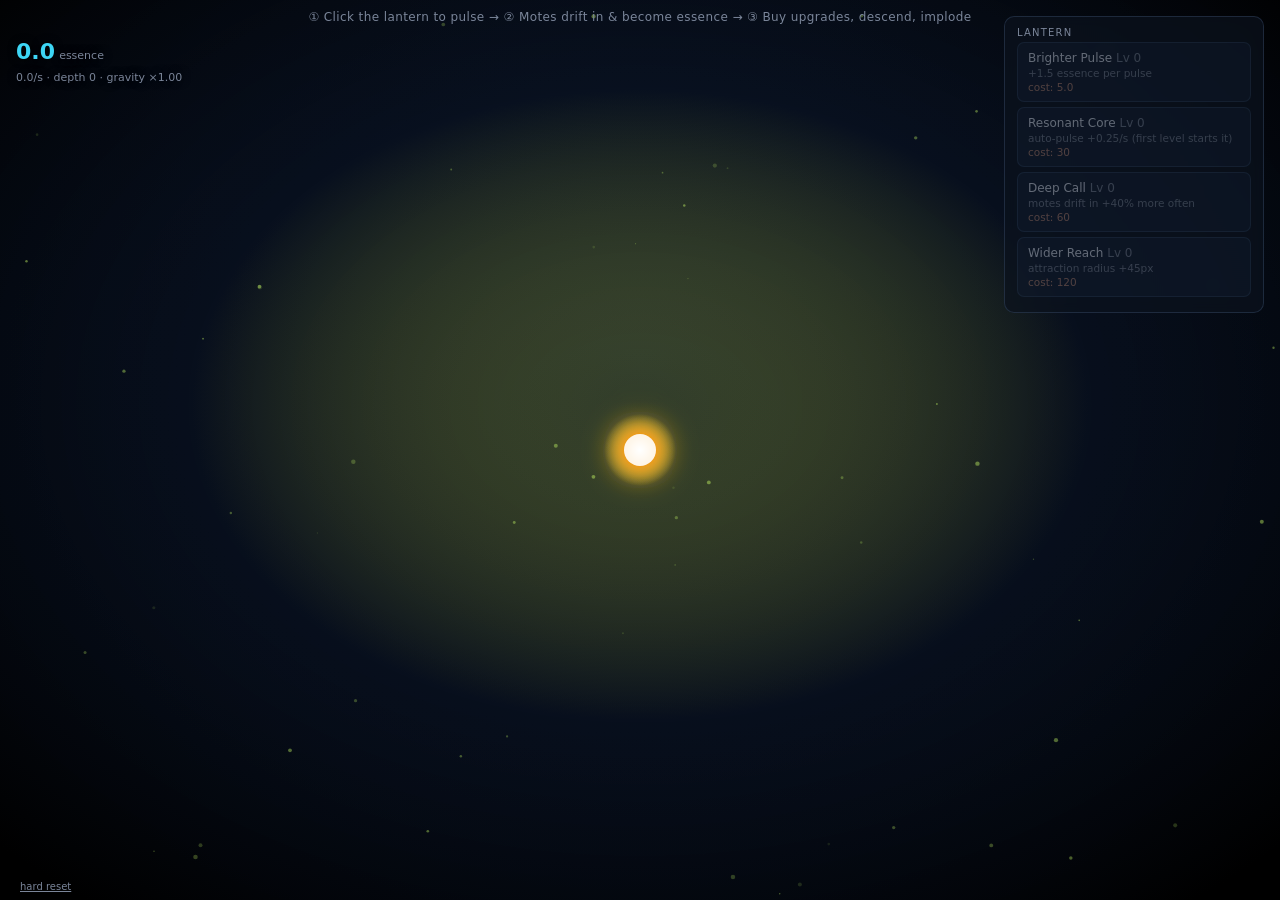
<file: game-001-lantern-abyss/index.html>
<!doctype html>
<html lang="en">
<head>
<meta charset="utf-8">
<title>Lantern Abyss</title>
<style>
  :root {
    --bg: #05080f;
    --fg: #e8f0ff;
    --muted: #7a8599;
    --accent: hsl(190 90% 60%);
    --accent2: hsl(320 80% 65%);
    --panel: rgba(12, 18, 30, 0.72);
    --panel-border: rgba(120, 160, 220, 0.18);
  }
  * { box-sizing: border-box; }
  html, body { height: 100%; margin: 0; }
  body {
    background: radial-gradient(ellipse at 50% 40%, #0b1526 0%, #03060c 70%, #000 100%);
    color: var(--fg);
    font-family: -apple-system, "Segoe UI", system-ui, sans-serif;
    overflow: hidden;
    user-select: none;
    -webkit-user-select: none;
  }
  #header {
    position: fixed; top: 10px; left: 0; right: 0;
    text-align: center;
    font-size: 9pt; color: var(--muted);
    pointer-events: none;
    letter-spacing: 0.4px;
    z-index: 10;
  }
  #stage {
    position: fixed; inset: 0;
    overflow: hidden;
  }
  #stage svg { width: 100%; height: 100%; display: block; }
  #hud {
    position: fixed; top: 34px; left: 16px;
    font-size: 13px; line-height: 1.6;
    z-index: 5;
    pointer-events: none;
    text-shadow: 0 0 8px rgba(0,0,0,0.8);
  }
  #hud .big { font-size: 22px; color: var(--accent); font-weight: 600; }
  #hud .sub { color: var(--muted); font-size: 11px; }
  #panel {
    position: fixed; top: 16px; right: 16px;
    width: 260px;
    background: var(--panel);
    border: 1px solid var(--panel-border);
    border-radius: 10px;
    padding: 10px 12px;
    backdrop-filter: blur(6px);
    -webkit-backdrop-filter: blur(6px);
    z-index: 5;
    max-height: calc(100vh - 32px);
    overflow-y: auto;
    scrollbar-width: thin;
  }
  #panel h2 {
    font-size: 10px; color: var(--muted);
    margin: 10px 0 4px; text-transform: uppercase; letter-spacing: 1.2px;
    font-weight: 500;
  }
  #panel h2:first-child { margin-top: 0; }
  .btn {
    display: block; width: 100%;
    background: rgba(30, 50, 80, 0.4);
    border: 1px solid rgba(120, 160, 220, 0.22);
    color: var(--fg);
    padding: 8px 10px;
    border-radius: 7px;
    font: inherit; font-size: 12px;
    text-align: left;
    cursor: pointer;
    margin-bottom: 5px;
    transition: background 0.15s, transform 0.08s, border-color 0.15s;
  }
  .btn:hover:not(:disabled) {
    background: rgba(60, 100, 160, 0.5);
    border-color: var(--accent);
  }
  .btn:active:not(:disabled) { transform: scale(0.98); }
  .btn:disabled { opacity: 0.4; cursor: not-allowed; }
  .btn .name { display: block; font-weight: 500; }
  .btn .desc { display: block; color: var(--muted); font-size: 10.5px; margin-top: 2px; }
  .btn .cost { display: block; color: var(--accent); font-size: 10.5px; margin-top: 2px; }
  .btn.afford .cost { color: var(--accent); }
  .btn:not(.afford) .cost { color: #b87; }
  #toast {
    position: fixed; top: 50%; left: 50%;
    transform: translate(-50%, -50%);
    font-size: 28px; color: var(--accent);
    text-shadow: 0 0 20px var(--accent);
    pointer-events: none;
    opacity: 0;
    transition: opacity 0.3s;
    z-index: 20;
    font-weight: 300;
    letter-spacing: 2px;
  }
  #toast.show { opacity: 1; }
  .popup {
    position: absolute; pointer-events: none;
    color: var(--accent); font-size: 13px; font-weight: 500;
    text-shadow: 0 0 6px var(--accent);
    animation: pop 0.9s ease-out forwards;
  }
  @keyframes pop {
    0% { opacity: 0; transform: translateY(0) scale(0.8); }
    20% { opacity: 1; transform: translateY(-8px) scale(1.1); }
    100% { opacity: 0; transform: translateY(-40px) scale(1); }
  }
  #footer {
    position: fixed; bottom: 8px; left: 16px;
    color: var(--muted); font-size: 10px; z-index: 5;
  }
  #footer button {
    background: none; border: none; color: var(--muted);
    cursor: pointer; font: inherit; text-decoration: underline;
    padding: 0 4px;
  }
  #footer button:hover { color: var(--fg); }
</style>
</head>
<body>
  <div id="header">① Click the lantern to pulse  →  ② Motes drift in &amp; become essence  →  ③ Buy upgrades, descend, implode</div>

  <div id="stage">
    <svg id="sky" xmlns="http://www.w3.org/2000/svg"></svg>
  </div>

  <div id="hud">
    <div><span class="big" id="essence">0</span> <span class="sub">essence</span></div>
    <div class="sub"><span id="rate">0</span>/s · depth <span id="depth">0</span> · gravity ×<span id="gravity">1.00</span></div>
  </div>

  <div id="panel">
    <h2>Lantern</h2>
    <div id="upgrades"></div>
    <h2 id="orbHdr" style="display:none">Orbitals</h2>
    <div id="orbitals"></div>
    <h2 id="descHdr" style="display:none">Depth</h2>
    <div id="descent"></div>
    <h2 id="impHdr" style="display:none">Implosion</h2>
    <div id="implosion"></div>
  </div>

  <div id="toast"></div>
  <div id="footer">
    <button id="resetBtn">hard reset</button>
  </div>

<script>
"use strict";

/* ===== RNG / identity ===== */
const mulberry32 = (s) => () => {
  s |= 0; s = s + 0x6D2B79F5 | 0;
  let t = Math.imul(s ^ s >>> 15, 1 | s);
  t = t + Math.imul(t ^ t >>> 7, 61 | t) ^ t;
  return ((t ^ t >>> 14) >>> 0) / 4294967296;
};

function rollIdentity(seed) {
  const r = mulberry32(seed);
  return {
    seed,
    hueBase: r() * 360,
    hueScheme: ['analogous','complementary','triadic','tetradic'][Math.floor(r()*4)],
    saturation: 60 + r() * 40,
    lightness: 50 + r() * 20,
    wobble: r() * 4,
    glow: 8 + r() * 12,
    grainAmount: r() * 0.15,
  };
}

function palette(id, n = 5) {
  const { hueBase, hueScheme, saturation, lightness } = id;
  const offsets = {
    analogous:     [-30, -15, 0, 15, 30],
    complementary: [0, 15, 180, 195, 210],
    triadic:       [0, 120, 240, 60, 180],
    tetradic:      [0, 90, 180, 270, 45],
  }[hueScheme];
  return offsets.slice(0, n).map((o, i) => {
    const h = (hueBase + o + 360) % 360;
    const l = lightness + (i - 2) * 6;
    return `hsl(${h} ${saturation}% ${l}%)`;
  });
}

/* ===== State ===== */
const SAVE_KEY = "lantern_abyss_v1";
const defaultState = () => ({
  essence: 0,
  totalEssence: 0,
  depth: 0,
  gravity: 1,
  seed: 1337,
  up: {
    pulsePower: 0,   // +click value
    autoPulse: 0,    // auto pulses/s
    radius: 0,       // attraction radius
    orbital: 0,      // orbital lanterns
    magnet: 0,       // mote spawn rate
  },
  implosions: 0,
  lastTick: Date.now(),
});

let state = load() || defaultState();
let identity = rollIdentity(state.seed);
let colors = palette(identity);

function save() {
  try { localStorage.setItem(SAVE_KEY, JSON.stringify(state)); } catch(e){}
}
function load() {
  try {
    const s = localStorage.getItem(SAVE_KEY);
    if (!s) return null;
    return JSON.parse(s);
  } catch(e){ return null; }
}

/* ===== Derived ===== */
function pulseValue() {
  // base 1, +1 per level, scaled by depth and gravity
  const base = 1 + state.up.pulsePower * 1.5;
  return base * (1 + state.depth * 0.25) * state.gravity;
}
function autoPulseRate() {
  if (state.up.autoPulse <= 0) return 0;
  return 0.5 + state.up.autoPulse * 0.25; // pulses/s
}
function attractionRadius() {
  return 120 + state.up.radius * 45 + state.depth * 10;
}
function moteSpawnRate() {
  // motes/s
  return 0.6 + state.up.magnet * 0.4 + state.depth * 0.15;
}
function orbitalCount() { return state.up.orbital; }

/* ===== Upgrade defs ===== */
const UPGRADES = [
  { key: "pulsePower", name: "Brighter Pulse", desc: "+1.5 essence per pulse",
    base: 5, mult: 1.45 },
  { key: "autoPulse",  name: "Resonant Core",  desc: "auto-pulse +0.25/s (first level starts it)",
    base: 30, mult: 1.6 },
  { key: "magnet",     name: "Deep Call",      desc: "motes drift in +40% more often",
    base: 60, mult: 1.55 },
  { key: "radius",     name: "Wider Reach",    desc: "attraction radius +45px",
    base: 120, mult: 1.7 },
];
const ORBITAL = { key: "orbital", name: "Orbital Lantern", desc: "a satellite lantern that auto-pulses",
    base: 500, mult: 2.2 };

function costOf(u) {
  const lvl = state.up[u.key];
  return Math.floor(u.base * Math.pow(u.mult, lvl));
}
function canAfford(u) { return state.essence >= costOf(u); }

function buy(u) {
  const c = costOf(u);
  if (state.essence < c) return;
  state.essence -= c;
  state.up[u.key]++;
  flashUI();
  save();
  renderPanel();
}

/* ===== Rendering the scene ===== */
const svg = document.getElementById("sky");
const stage = document.getElementById("stage");

let W = window.innerWidth, H = window.innerHeight;
function resize() {
  W = window.innerWidth; H = window.innerHeight;
  svg.setAttribute("viewBox", `0 0 ${W} ${H}`);
  svg.setAttribute("width", W);
  svg.setAttribute("height", H);
  buildStaticScene();
}
window.addEventListener("resize", resize);

// build the backdrop + lantern once, then animate dynamic bits in JS
function buildStaticScene() {
  const pal = colors;
  const cx = W/2, cy = H/2;

  svg.innerHTML = `
    <defs>
      <radialGradient id="bgGrad" cx="50%" cy="45%" r="70%">
        <stop offset="0%" stop-color="${pal[2]}" stop-opacity="0.18"/>
        <stop offset="50%" stop-color="#0a1426" stop-opacity="0.5"/>
        <stop offset="100%" stop-color="#000" stop-opacity="1"/>
      </radialGradient>
      <radialGradient id="orbGrad" cx="50%" cy="50%" r="50%">
        <stop offset="0%" stop-color="white" stop-opacity="1"/>
        <stop offset="40%" stop-color="${pal[0]}" stop-opacity="0.95"/>
        <stop offset="100%" stop-color="${pal[1]}" stop-opacity="0"/>
      </radialGradient>
      <filter id="glow" x="-50%" y="-50%" width="200%" height="200%">
        <feGaussianBlur stdDeviation="${identity.glow}" result="b"/>
        <feMerge><feMergeNode in="b"/><feMergeNode in="SourceGraphic"/></feMerge>
      </filter>
      <filter id="wob" x="-20%" y="-20%" width="140%" height="140%">
        <feTurbulence baseFrequency="0.015" numOctaves="2" seed="${identity.seed % 100}"/>
        <feDisplacementMap in="SourceGraphic" scale="${identity.wobble}"/>
      </filter>
    </defs>
    <rect width="100%" height="100%" fill="url(#bgGrad)"/>
    <g id="parallax"></g>
    <g id="motes"></g>
    <g id="ripples"></g>
    <g id="orbitals"></g>
    <g id="lantern" transform="translate(${cx} ${cy})" style="cursor:pointer">
      <circle r="${36 + state.implosions*2}" fill="url(#orbGrad)" filter="url(#glow)"/>
      <circle id="core" r="${16 + state.implosions*1.2}" fill="white" opacity="0.9"/>
    </g>
  `;

  // parallax dust
  const g = svg.querySelector("#parallax");
  const rng = mulberry32(identity.seed + 7);
  for (let i = 0; i < 60; i++) {
    const x = rng() * W, y = rng() * H;
    const r = 0.5 + rng() * 1.8;
    const op = 0.1 + rng() * 0.4;
    const c = document.createElementNS("http://www.w3.org/2000/svg", "circle");
    c.setAttribute("cx", x); c.setAttribute("cy", y);
    c.setAttribute("r", r);
    c.setAttribute("fill", colors[3]);
    c.setAttribute("opacity", op);
    c.dataset.vy = 0.05 + rng() * 0.15;
    c.dataset.x = x; c.dataset.y = y;
    g.appendChild(c);
  }

  // click target
  const lantern = svg.querySelector("#lantern");
  lantern.addEventListener("pointerdown", (e) => {
    doPulse(W/2, H/2, pulseValue(), true);
  });
}

/* ===== Motes ===== */
const motes = [];
function spawnMote() {
  // spawn on the edge, drift slowly inward-ish
  const edge = Math.floor(Math.random() * 4);
  let x, y;
  if (edge === 0) { x = Math.random()*W; y = -20; }
  else if (edge === 1) { x = W+20; y = Math.random()*H; }
  else if (edge === 2) { x = Math.random()*W; y = H+20; }
  else { x = -20; y = Math.random()*H; }

  const tier = Math.min(3, Math.floor(Math.random() * (1 + state.depth*0.5)));
  const m = {
    x, y,
    vx: (W/2 - x) * 0.0004 + (Math.random()-0.5)*0.3,
    vy: (H/2 - y) * 0.0004 + (Math.random()-0.5)*0.3,
    r: 3 + tier,
    tier,
    value: 1 + tier,
    pulled: false,
    el: null,
  };
  const g = svg.querySelector("#motes");
  const el = document.createElementNS("http://www.w3.org/2000/svg", "circle");
  el.setAttribute("r", m.r);
  el.setAttribute("fill", colors[tier % colors.length]);
  el.setAttribute("filter", "url(#glow)");
  el.setAttribute("opacity", "0.9");
  m.el = el;
  g.appendChild(el);
  motes.push(m);
}

function updateMote(m, dt) {
  const cx = W/2, cy = H/2;
  const dx = cx - m.x, dy = cy - m.y;
  const dist = Math.hypot(dx, dy);

  if (m.pulled || dist < attractionRadius()) {
    m.pulled = true;
    const pull = 0.0015 * (1 + state.up.radius*0.1) * state.gravity;
    m.vx += dx * pull * dt;
    m.vy += dy * pull * dt;
  }
  // friction
  m.vx *= 0.995; m.vy *= 0.995;
  m.x += m.vx * dt;
  m.y += m.vy * dt;

  if (dist < 30 + state.implosions*2) {
    // absorbed
    gainEssence(m.value, m.x, m.y);
    m.el.remove();
    return false;
  }
  m.el.setAttribute("cx", m.x);
  m.el.setAttribute("cy", m.y);
  return true;
}

/* ===== Pulses (ripples) ===== */
function doPulse(cx, cy, value, fromClick) {
  // ripple
  const g = svg.querySelector("#ripples");
  const c = document.createElementNS("http://www.w3.org/2000/svg", "circle");
  c.setAttribute("cx", cx); c.setAttribute("cy", cy);
  c.setAttribute("r", 20);
  c.setAttribute("fill", "none");
  c.setAttribute("stroke", colors[0]);
  c.setAttribute("stroke-width", 2);
  c.setAttribute("opacity", 0.8);
  g.appendChild(c);
  const maxR = attractionRadius();
  const start = performance.now();
  function step(now) {
    const t = (now - start) / 600;
    if (t >= 1) { c.remove(); return; }
    c.setAttribute("r", 20 + t * maxR);
    c.setAttribute("opacity", 0.8 * (1 - t));
    requestAnimationFrame(step);
  }
  requestAnimationFrame(step);

  // pulse: pull all motes within radius
  for (const m of motes) {
    const d = Math.hypot(m.x - cx, m.y - cy);
    if (d < maxR) {
      const k = 0.6 * state.gravity;
      m.vx += (cx - m.x) / d * k;
      m.vy += (cy - m.y) / d * k;
      m.pulled = true;
    }
  }

  // direct essence for clicks
  if (fromClick) {
    gainEssence(value, cx, cy);
    // core flash
    const core = svg.querySelector("#core");
    if (core) {
      core.setAttribute("opacity", "1");
      core.setAttribute("r", 20 + state.implosions*1.2);
      setTimeout(() => {
        core.setAttribute("opacity", "0.9");
        core.setAttribute("r", 16 + state.implosions*1.2);
      }, 90);
    }
  }
}

/* ===== Essence gain & popups ===== */
function gainEssence(v, x, y) {
  state.essence += v;
  state.totalEssence += v;
  if (x != null) spawnPopup(x, y, v);
  updateHUD();
}

function spawnPopup(x, y, v) {
  const el = document.createElement("div");
  el.className = "popup";
  el.style.left = x + "px";
  el.style.top = y + "px";
  el.textContent = "+" + formatNum(v);
  stage.appendChild(el);
  setTimeout(() => el.remove(), 900);
}

function formatNum(n) {
  if (n < 1000) return n.toFixed(n < 10 ? 1 : 0);
  const units = ["","K","M","B","T","Qa","Qi"];
  let i = 0; while (n >= 1000 && i < units.length-1) { n /= 1000; i++; }
  return n.toFixed(2) + units[i];
}

/* ===== Orbital lanterns ===== */
let orbitalPhase = 0;
function renderOrbitals(dt) {
  const g = svg.querySelector("#orbitals");
  const n = orbitalCount();
  orbitalPhase += dt * 0.0006;
  // sync children count
  while (g.children.length < n) {
    const el = document.createElementNS("http://www.w3.org/2000/svg", "circle");
    el.setAttribute("r", 10);
    el.setAttribute("fill", "url(#orbGrad)");
    el.setAttribute("filter", "url(#glow)");
    g.appendChild(el);
  }
  while (g.children.length > n) g.lastChild.remove();

  const cx = W/2, cy = H/2;
  const orbR = 120;
  for (let i = 0; i < n; i++) {
    const a = orbitalPhase + (i/n) * Math.PI * 2;
    const x = cx + Math.cos(a) * orbR;
    const y = cy + Math.sin(a) * orbR;
    g.children[i].setAttribute("cx", x);
    g.children[i].setAttribute("cy", y);
    g.children[i].dataset.x = x;
    g.children[i].dataset.y = y;
  }
}

let orbitalTimers = [];
function tickOrbitals(dt) {
  const n = orbitalCount();
  while (orbitalTimers.length < n) orbitalTimers.push(0);
  orbitalTimers.length = n;
  const cx = W/2, cy = H/2;
  const interval = 1600; // ms between pulses per orbital
  for (let i = 0; i < n; i++) {
    orbitalTimers[i] += dt;
    if (orbitalTimers[i] >= interval) {
      orbitalTimers[i] -= interval;
      const orbEl = svg.querySelector("#orbitals").children[i];
      if (orbEl) {
        const x = +orbEl.dataset.x, y = +orbEl.dataset.y;
        doPulse(x, y, 0, false);
      }
    }
  }
}

/* ===== Descend / Implode ===== */
function descend() {
  const cost = descendCost();
  if (state.essence < cost) return;
  state.essence -= cost;
  state.depth++;
  flashMood("hue");
  showToast("Descending…");
  save();
  renderPanel();
}
function descendCost() {
  return Math.floor(200 * Math.pow(4, state.depth));
}

function implode() {
  const gain = implosionGain();
  if (gain <= 0) return;
  state.gravity *= (1 + gain);
  state.implosions++;
  state.essence = 0;
  state.totalEssence = 0;
  state.depth = 0;
  state.up = { pulsePower: 0, autoPulse: 0, radius: 0, orbital: 0, magnet: 0 };
  state.seed = (Date.now() ^ (state.implosions * 9973)) >>> 0;
  identity = rollIdentity(state.seed);
  colors = palette(identity);
  motes.forEach(m => m.el && m.el.remove());
  motes.length = 0;
  buildStaticScene();
  flashMood("implode");
  showToast("Implosion ×" + state.gravity.toFixed(2));
  save();
  renderPanel();
}
function implosionGain() {
  // earn gravity multiplier when depth >= 3
  if (state.depth < 3) return 0;
  return 0.2 * (state.depth - 2) + state.totalEssence / 50000;
}

/* ===== Mood transitions ===== */
function flashMood(kind) {
  if (kind === "implode") {
    stage.style.transition = "filter 0.2s";
    stage.style.filter = "saturate(3) brightness(1.6)";
    setTimeout(() => {
      stage.style.transition = "filter 0.8s";
      stage.style.filter = "";
    }, 250);
  } else if (kind === "hue") {
    stage.style.transition = "filter 1.6s";
    const deg = 30 + Math.random() * 60;
    stage.style.filter = `hue-rotate(${deg}deg)`;
    setTimeout(() => { stage.style.filter = ""; }, 1800);
  }
}
function flashUI() {
  // subtle pulse on HUD
  const hud = document.getElementById("essence");
  hud.style.transition = "transform 0.05s";
  hud.style.transform = "scale(1.08)";
  setTimeout(() => { hud.style.transform = ""; }, 90);
}

/* ===== Toast ===== */
const toast = document.getElementById("toast");
let toastTimer = null;
function showToast(msg) {
  toast.textContent = msg;
  toast.classList.add("show");
  clearTimeout(toastTimer);
  toastTimer = setTimeout(() => toast.classList.remove("show"), 1400);
}

/* ===== HUD & Panel ===== */
function updateHUD() {
  document.getElementById("essence").textContent = formatNum(state.essence);
  const approxRate = autoPulseRate() * pulseValue() + orbitalCount() * (1/1.6) * 0.5;
  document.getElementById("rate").textContent = formatNum(approxRate);
  document.getElementById("depth").textContent = state.depth;
  document.getElementById("gravity").textContent = state.gravity.toFixed(2);
}

function renderPanel() {
  const upEl = document.getElementById("upgrades");
  upEl.innerHTML = "";
  UPGRADES.forEach(u => {
    upEl.appendChild(makeBtn(u));
  });

  const orbEl = document.getElementById("orbitals");
  const orbHdr = document.getElementById("orbHdr");
  if (state.totalEssence >= 200 || state.up.orbital > 0) {
    orbHdr.style.display = "";
    orbEl.innerHTML = "";
    orbEl.appendChild(makeBtn(ORBITAL));
  } else {
    orbHdr.style.display = "none";
    orbEl.innerHTML = "";
  }

  const descEl = document.getElementById("descent");
  const descHdr = document.getElementById("descHdr");
  if (state.totalEssence >= 150 || state.depth > 0) {
    descHdr.style.display = "";
    const cost = descendCost();
    const aff = state.essence >= cost;
    descEl.innerHTML = `
      <button class="btn ${aff?'afford':''}" id="descBtn" ${aff?'':'disabled'}>
        <span class="name">Descend Deeper</span>
        <span class="desc">new biome · +25% pulse · faster motes</span>
        <span class="cost">cost: ${formatNum(cost)} essence</span>
      </button>`;
    document.getElementById("descBtn").onclick = descend;
  } else {
    descHdr.style.display = "none";
    descEl.innerHTML = "";
  }

  const impEl = document.getElementById("implosion");
  const impHdr = document.getElementById("impHdr");
  const gain = implosionGain();
  if (state.depth >= 3 || state.implosions > 0) {
    impHdr.style.display = "";
    const aff = gain > 0;
    impEl.innerHTML = `
      <button class="btn ${aff?'afford':''}" id="impBtn" ${aff?'':'disabled'}>
        <span class="name">Implode</span>
        <span class="desc">reset · permanent gravity ×(1 + ${(gain).toFixed(2)})</span>
        <span class="cost">${aff?'ready':'reach depth 3'}</span>
      </button>`;
    document.getElementById("impBtn").onclick = implode;
  } else {
    impHdr.style.display = "none";
    impEl.innerHTML = "";
  }
  updateHUD();
}

function makeBtn(u) {
  const cost = costOf(u);
  const aff = state.essence >= cost;
  const b = document.createElement("button");
  b.className = "btn" + (aff ? " afford" : "");
  b.disabled = !aff;
  b.innerHTML = `
    <span class="name">${u.name} <span style="color:var(--muted);font-weight:400">Lv ${state.up[u.key]}</span></span>
    <span class="desc">${u.desc}</span>
    <span class="cost">cost: ${formatNum(cost)}</span>`;
  b.onclick = () => buy(u);
  return b;
}

/* ===== Main loop ===== */
let lastFrame = performance.now();
let spawnAccum = 0;
let autoAccum = 0;

function loop(now) {
  const dt = Math.min(50, now - lastFrame);
  lastFrame = now;

  // spawn motes
  spawnAccum += dt;
  const interval = 1000 / moteSpawnRate();
  while (spawnAccum >= interval && motes.length < 80) {
    spawnAccum -= interval;
    spawnMote();
  }

  // update motes
  for (let i = motes.length - 1; i >= 0; i--) {
    if (!updateMote(motes[i], dt * 0.06)) motes.splice(i, 1);
  }

  // parallax dust drift
  const dust = svg.querySelector("#parallax");
  if (dust) {
    for (const c of dust.children) {
      let y = +c.dataset.y + (+c.dataset.vy) * dt;
      if (y > H + 10) { y = -10; c.dataset.x = Math.random() * W; c.setAttribute("cx", c.dataset.x); }
      c.dataset.y = y;
      c.setAttribute("cy", y);
    }
  }

  // auto-pulse
  const apr = autoPulseRate();
  if (apr > 0) {
    autoAccum += dt;
    const iv = 1000 / apr;
    while (autoAccum >= iv) {
      autoAccum -= iv;
      doPulse(W/2, H/2, pulseValue() * 0.8, true); // slightly weaker than manual
    }
  }

  // orbitals
  renderOrbitals(dt);
  tickOrbitals(dt);

  requestAnimationFrame(loop);
}

/* ===== Init ===== */
document.getElementById("resetBtn").onclick = () => {
  if (!confirm("Reset all progress?")) return;
  localStorage.removeItem(SAVE_KEY);
  location.reload();
};

// periodic save + panel refresh
setInterval(() => { save(); renderPanel(); }, 1000);

resize();
renderPanel();
updateHUD();
requestAnimationFrame(loop);
</script>
</body>
</html>
</file>
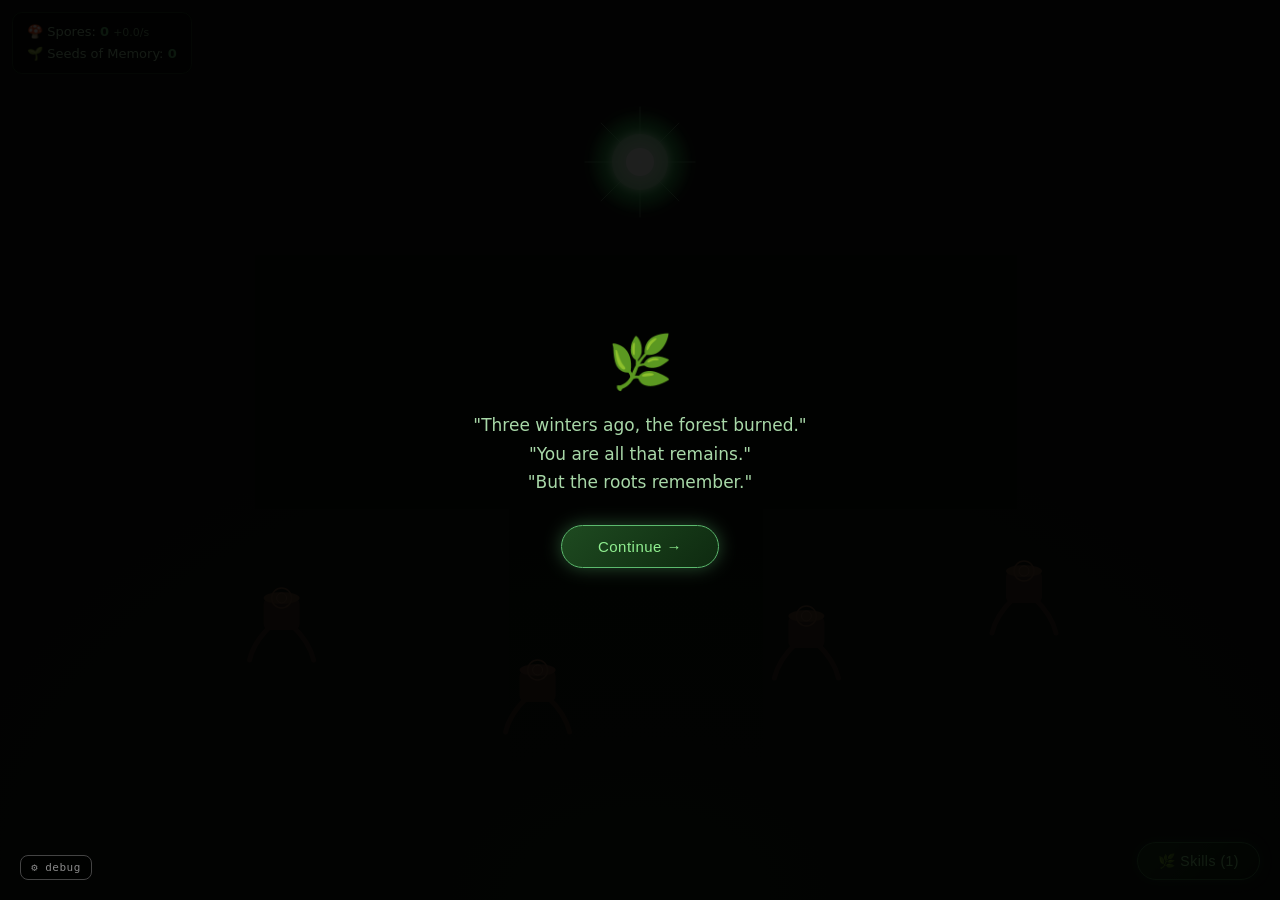
<file: game-002-mycelium-pact/index.html>
<!DOCTYPE html>
<html lang="en">
<head>
<meta charset="UTF-8">
<meta name="viewport" content="width=device-width, initial-scale=1.0">
<title>Mycelium Pact</title>
<link rel="stylesheet" href="style.css">
</head>
<body>

<svg id="game-canvas" xmlns="http://www.w3.org/2000/svg">
  <defs>
    <radialGradient id="orbGlow" cx="50%" cy="50%" r="50%">
      <stop offset="0%"   stop-color="#ffffff" stop-opacity="1"/>
      <stop offset="30%"  stop-color="#c8f5d0" stop-opacity="0.85"/>
      <stop offset="70%"  stop-color="#3aff6a" stop-opacity="0.3"/>
      <stop offset="100%" stop-color="#3aff6a" stop-opacity="0"/>
    </radialGradient>
    <radialGradient id="groundGrad" cx="50%" cy="100%" r="70%">
      <stop offset="0%"   stop-color="#111f11" stop-opacity="1"/>
      <stop offset="100%" stop-color="#0d110d" stop-opacity="1"/>
    </radialGradient>
    <filter id="glow-soft">
      <feGaussianBlur in="SourceGraphic" stdDeviation="3" result="blur"/>
      <feMerge><feMergeNode in="blur"/><feMergeNode in="SourceGraphic"/></feMerge>
    </filter>
    <filter id="glow-strong">
      <feGaussianBlur in="SourceGraphic" stdDeviation="6" result="blur"/>
      <feMerge><feMergeNode in="blur"/><feMergeNode in="SourceGraphic"/></feMerge>
    </filter>
  </defs>
  <rect width="100%" height="100%" fill="url(#groundGrad)"/>
  <g id="mycelium-layer"></g>
  <g id="mushroom-layer"></g>
  <g id="sapling-layer"></g>
  <g id="stump-layer"></g>
  <g id="orb-group"></g>
  <g id="particle-layer"></g>
  <g id="hint-layer"></g>
</svg>

<div id="hud">
  <div class="h-line">🍄 Spores: <span class="h-val" id="spore-disp">0</span> <span class="h-sec" id="sps-disp">+0/s</span></div>
  <div class="h-line">🌱 Seeds of Memory: <span class="h-val" id="seeds-disp">0</span></div>
</div>

<div id="story-text"></div>

<button id="skills-toggle">🌿 Skills <span id="skill-count-badge">(0)</span></button>
<button id="rebirth-btn">✨ Rebirth</button>

<div id="drawer">
  <div id="drawer-head">
    <div>
      <h2>The Pact</h2>
      <span id="drawer-progress">0 / 20 awakened</span>
    </div>
    <button id="drawer-close">✕</button>
  </div>
  <div id="drawer-body"></div>
</div>

<div id="flash-overlay"></div>

<div id="onboarding">
  <div class="ob-icon">🌿</div>
  <div class="ob-line">"Three winters ago, the forest burned."<br>"You are all that remains."<br>"But the roots remember."</div>
  <button class="ob-btn" id="ob-continue">Continue →</button>
</div>

<!-- Load order: data → canvas → ui → game → debug -->
<script src="data.js"></script>
<script src="canvas.js"></script>
<script src="ui.js"></script>
<script src="game.js"></script>
<script src="../debug.js"></script>

</body>
</html>
</file>
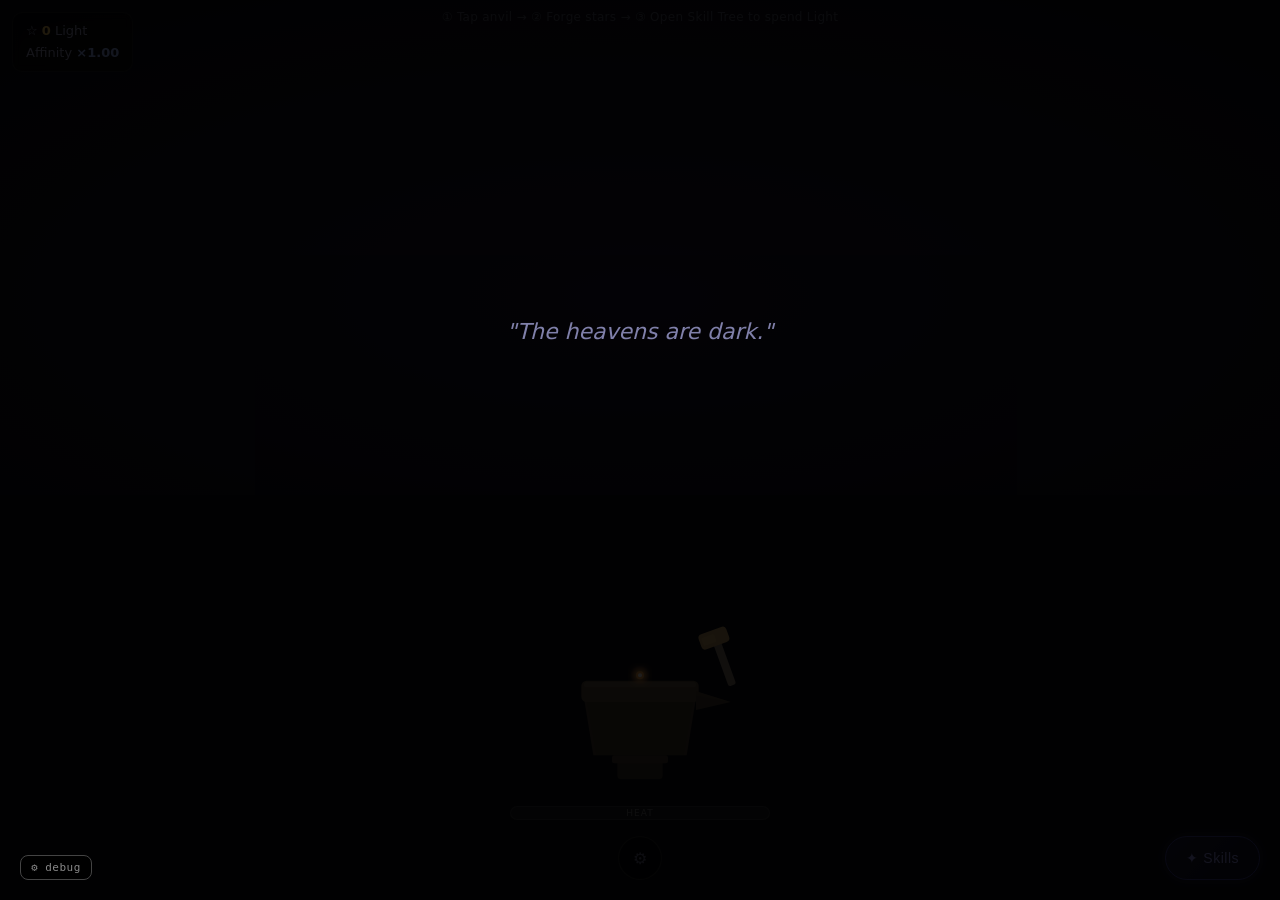
<file: game-003-starforge/index.html>
<!DOCTYPE html>
<html lang="en">
<head>
<meta charset="UTF-8">
<meta name="viewport" content="width=device-width, initial-scale=1, viewport-fit=cover">
<title>Starforge</title>
<link rel="stylesheet" href="style.css">
</head>
<body>

<div id="game-root">

  <svg id="sky-canvas" xmlns="http://www.w3.org/2000/svg">
    <defs>
      <filter id="star-glow">
        <feGaussianBlur in="SourceGraphic" stdDeviation="2.5" result="blur"/>
        <feMerge><feMergeNode in="blur"/><feMergeNode in="SourceGraphic"/></feMerge>
      </filter>
      <filter id="star-glow-strong">
        <feGaussianBlur in="SourceGraphic" stdDeviation="5" result="blur"/>
        <feMerge><feMergeNode in="blur"/><feMergeNode in="SourceGraphic"/></feMerge>
      </filter>
      <filter id="anvil-glow">
        <feGaussianBlur in="SourceGraphic" stdDeviation="4" result="blur"/>
        <feMerge><feMergeNode in="blur"/><feMergeNode in="SourceGraphic"/></feMerge>
      </filter>
      <radialGradient id="sky-bg" cx="50%" cy="60%" r="75%">
        <stop offset="0%" stop-color="hsl(250,40%,14%)"/>
        <stop offset="100%" stop-color="hsl(240,30%,5%)"/>
      </radialGradient>
    </defs>
    <rect id="sky-bg-rect" width="100%" height="100%" fill="url(#sky-bg)"/>
    <g id="constellation-layer"></g>
    <g id="star-layer"></g>
    <g id="particle-layer"></g>
    <g id="flying-star-layer"></g>
    <g id="shooting-star-layer"></g>
    <g id="chain-lightning-layer"></g>
    <g id="comet-layer"></g>
  </svg>

  <div id="forge-area">
    <svg id="forge-svg" xmlns="http://www.w3.org/2000/svg" viewBox="0 0 240 180">
      <defs>
        <radialGradient id="ember-glow" cx="50%" cy="50%" r="50%">
          <stop offset="0%" stop-color="#fff8e0" stop-opacity="1"/>
          <stop offset="40%" stop-color="#ffb830" stop-opacity="0.8"/>
          <stop offset="100%" stop-color="#ff6000" stop-opacity="0"/>
        </radialGradient>
        <filter id="ember-filter">
          <feGaussianBlur in="SourceGraphic" stdDeviation="3" result="blur"/>
          <feMerge><feMergeNode in="blur"/><feMergeNode in="SourceGraphic"/></feMerge>
        </filter>
      </defs>
      <!-- Anvil group — hit area -->
      <g id="anvil-hit" style="cursor:pointer;touch-action:manipulation">
        <rect x="60" y="40" width="120" height="140" fill="transparent"/>
        <g id="hammer-group" transform="rotate(-20, 195, 70)">
          <rect x="178" y="54" width="6" height="38" rx="2" fill="#8a7a6a"/>
          <rect x="169" y="48" width="22" height="12" rx="3" fill="#c8a060"/>
          <rect x="171" y="51" width="10" height="6" rx="1" fill="#e0b870" opacity="0.7"/>
        </g>
        <g id="anvil-body">
          <rect x="103" y="150" width="34" height="16" rx="3" fill="#3a3028"/>
          <rect x="99" y="148" width="42" height="6" rx="2" fill="#4a3d30"/>
          <polygon points="85,148 155,148 162,105 78,105" fill="#4a3d30"/>
          <rect x="76" y="92" width="88" height="16" rx="4" fill="#5a4a38"/>
          <polygon points="162,100 188,108 162,114" fill="#4a3d30"/>
          <polygon points="162,100 188,108 162,103" fill="#5a4a38" opacity="0.6"/>
          <rect x="78" y="93" width="84" height="4" rx="2" fill="#7a6a54" opacity="0.6"/>
          <polygon points="87,148 153,148 160,108 80,108" fill="#3d3028" opacity="0.4"/>
        </g>
        <g id="ember-group" filter="url(#ember-filter)">
          <circle id="ember-outer" cx="120" cy="88" r="14" fill="url(#ember-glow)" opacity="0.7"/>
          <circle id="ember-core" cx="120" cy="88" r="6" fill="#ffcc60" opacity="0.9"/>
          <circle id="ember-hot" cx="120" cy="88" r="3" fill="white" opacity="0.95"/>
        </g>
      </g>
    </svg>
    <div id="heat-bar-wrap">
      <div id="heat-bar-fill"></div>
      <span id="heat-label">Heat</span>
    </div>
  </div>

  <div id="hud">
    <div class="h-line">☆ <span class="h-val" id="stars-disp">0</span> Light</div>
    <div class="h-line">Affinity <span class="h-aff" id="affinity-disp">×1.00</span></div>
  </div>

  <div id="header-strip">① Tap anvil → ② Forge stars → ③ Open Skill Tree to spend Light</div>

  <button id="skills-btn" aria-label="Open skill tree">✦ Skills</button>
  <button id="settings-btn" aria-label="Settings">⚙</button>

  <!-- ===== SKILL MODAL (replaces drawer) ===== -->
  <div id="skill-modal" role="dialog" aria-modal="true" aria-label="Skill Tree">
    <div id="skill-modal-box">
      <div id="skill-modal-head">
        <span id="skill-modal-title">Skill Tree</span>
        <span id="modal-light-count">0 Light</span>
        <button id="modal-close-btn" aria-label="Close skill tree" style="touch-action:manipulation">✕</button>
      </div>
      <div id="skill-tree-container"></div>
    </div>
  </div>

  <div id="settings-menu">
    <button id="export-btn">Export Save</button>
    <button id="import-btn">Import Save</button>
    <button id="reset-btn">Reset Game</button>
    <button id="settings-close">✕ Close</button>
  </div>

  <div id="import-modal" style="display:none">
    <div id="import-box">
      <div class="modal-title">Paste Save String</div>
      <textarea id="import-ta" placeholder="Paste base64 save here..."></textarea>
      <div id="import-btns">
        <button id="import-confirm">Import</button>
        <button id="import-cancel">Cancel</button>
      </div>
    </div>
  </div>

  <div id="supernova-btn-wrap">
    <button id="supernova-btn">✦ Supernova</button>
  </div>

  <div id="confirm-modal" style="display:none">
    <div id="confirm-box">
      <div class="modal-title">Supernova</div>
      <div id="confirm-msg"></div>
      <div id="confirm-btns">
        <button id="confirm-yes">Ignite</button>
        <button id="confirm-no">Cancel</button>
      </div>
    </div>
  </div>

  <div id="toast-container"></div>
  <div id="flash-overlay"></div>

  <div id="intro-overlay">
    <div id="intro-lines">
      <div class="intro-line" id="il-1">"The heavens are dark."</div>
      <div class="intro-line" id="il-2">"You are the last Starsmith."</div>
      <div class="intro-line" id="il-3">"Tap the anvil — forge light from fallen embers."</div>
    </div>
    <div id="intro-anvil-hint" style="opacity:0">
      <div id="intro-pulse-ring"></div>
      <div id="intro-hint-text">Tap the anvil below to begin</div>
    </div>
  </div>

</div>

<!-- Load order: data → canvas → ui → game → debug -->
<script src="data.js"></script>
<script src="canvas.js"></script>
<script src="ui.js"></script>
<script src="game.js"></script>
<script src="../debug.js"></script>

</body>
</html>
</file>
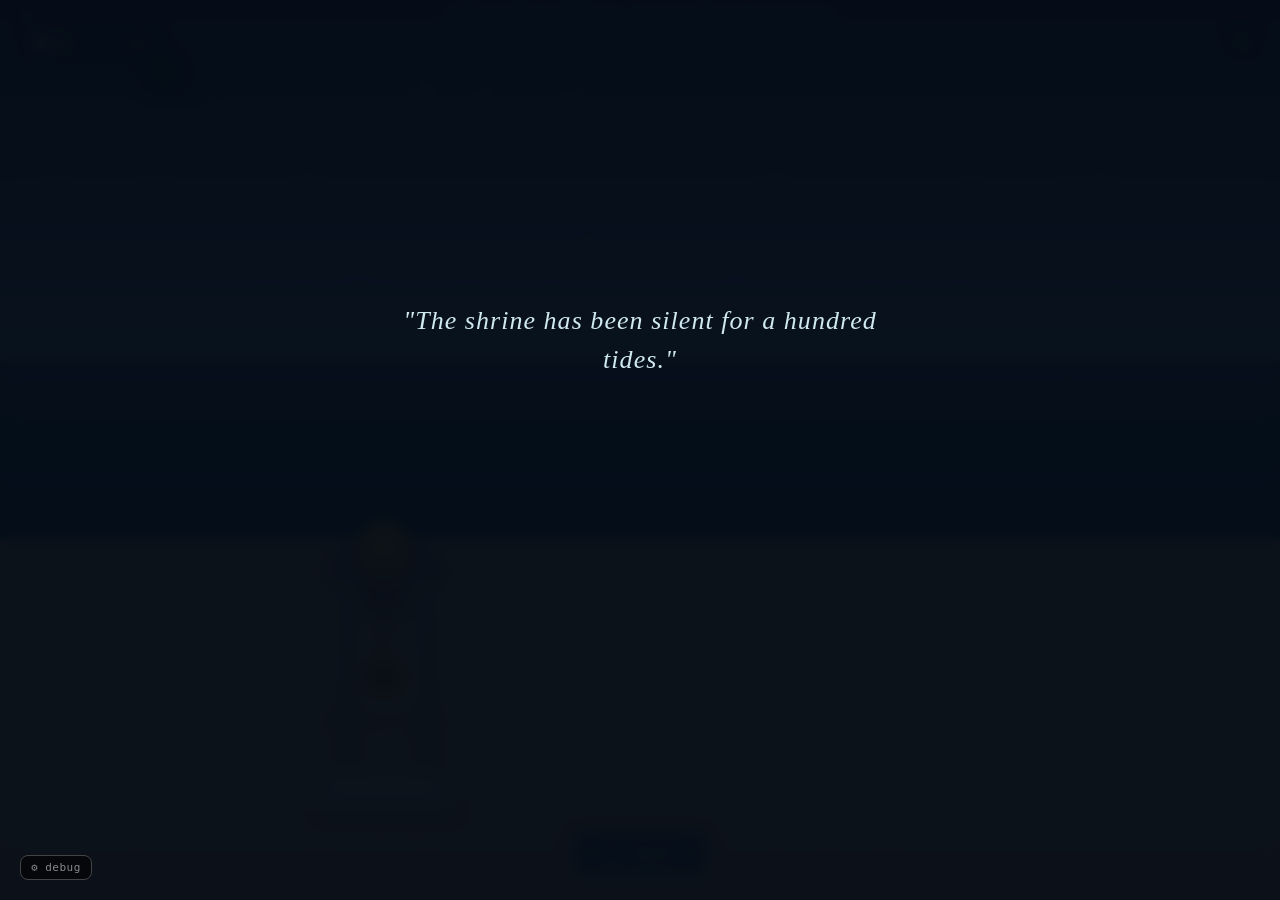
<file: game-004-tide-shrine/index.html>
<!DOCTYPE html>
<html lang="en">
<head>
<meta charset="UTF-8">
<meta name="viewport" content="width=device-width, initial-scale=1, viewport-fit=cover">
<title>Tide Shrine</title>
<link rel="stylesheet" href="./style.css">
</head>
<body>

<div id="game-root">

  <!-- Header hint strip -->
  <div id="header-strip">① Pull the rope → ② Collect shells → ③ Spend in Skill Tree to unlock wonders</div>

  <!-- Main SVG canvas — sky + sea + beach + shrine -->
  <svg id="main-canvas" xmlns="http://www.w3.org/2000/svg">
    <defs>
      <!-- Claymation goo filter (seed 99 preset) -->
      <filter id="fx-goo" x="-20%" y="-20%" width="140%" height="140%">
        <feTurbulence type="fractalNoise" baseFrequency="0.02" numOctaves="2" seed="99" result="turb"/>
        <feDisplacementMap in="SourceGraphic" in2="turb" scale="3" xChannelSelector="R" yChannelSelector="G" result="disp"/>
        <feGaussianBlur in="disp" stdDeviation="1.2" result="blur"/>
        <feColorMatrix in="blur" type="matrix"
          values="1 0 0 0 0  0 1 0 0 0  0 0 1 0 0  0 0 0 14 -5" result="goo"/>
        <feComposite in="SourceGraphic" in2="goo" operator="atop"/>
      </filter>
      <filter id="fx-glow" x="-40%" y="-40%" width="180%" height="180%">
        <feGaussianBlur in="SourceGraphic" stdDeviation="4" result="blur"/>
        <feMerge><feMergeNode in="blur"/><feMergeNode in="SourceGraphic"/></feMerge>
      </filter>
      <filter id="fx-soft-shadow" x="-20%" y="-20%" width="140%" height="140%">
        <feDropShadow dx="2" dy="4" stdDeviation="6" flood-color="#1a3a4a" flood-opacity="0.4"/>
      </filter>
      <filter id="fx-grain" x="0%" y="0%" width="100%" height="100%">
        <feTurbulence type="fractalNoise" baseFrequency="0.9" numOctaves="1" seed="42" result="noise"/>
        <feColorMatrix in="noise" type="matrix"
          values="0 0 0 0 0  0 0 0 0 0  0 0 0 0 0  0 0 0 0.12 0" result="grain"/>
        <feComposite in="SourceGraphic" in2="grain" operator="arithmetic" k1="0" k2="1" k3="0.15" k4="0"/>
      </filter>

      <!-- Sky gradient — animated via JS attribute updates -->
      <linearGradient id="sky-grad" x1="0" y1="0" x2="0" y2="1">
        <stop id="sky-stop-top" offset="0%" stop-color="#1a2a4a"/>
        <stop id="sky-stop-mid" offset="60%" stop-color="#3d6a8a"/>
        <stop id="sky-stop-bot" offset="100%" stop-color="#7ab4c8"/>
      </linearGradient>

      <!-- Sea gradient -->
      <linearGradient id="sea-grad" x1="0" y1="0" x2="0" y2="1">
        <stop offset="0%" stop-color="#1e5a7a"/>
        <stop offset="100%" stop-color="#0d3a52"/>
      </linearGradient>

      <!-- Sand gradient -->
      <linearGradient id="sand-grad" x1="0" y1="0" x2="0" y2="1">
        <stop offset="0%" stop-color="#d4b882"/>
        <stop offset="100%" stop-color="#c0a060"/>
      </linearGradient>

      <!-- Bell rope gradient -->
      <linearGradient id="rope-grad" x1="0" y1="0" x2="1" y2="0">
        <stop offset="0%" stop-color="#7a5a30"/>
        <stop offset="40%" stop-color="#c8943a"/>
        <stop offset="100%" stop-color="#7a5a30"/>
      </linearGradient>
    </defs>

    <!-- Sky rectangle -->
    <rect id="sky-rect" x="0" y="0" width="100%" fill="url(#sky-grad)"/>

    <!-- Stars layer (night sky decoration) -->
    <g id="stars-layer"></g>

    <!-- Moon -->
    <g id="moon-group">
      <circle id="moon-circle" cx="80%" cy="12%" r="28" fill="#f0e8c0" filter="url(#fx-glow)"/>
      <!-- Moon phase mask overlay — crescent etc via JS -->
      <circle id="moon-shadow" cx="80%" cy="12%" r="28" fill="transparent"/>
    </g>

    <!-- Sea rectangle -->
    <rect id="sea-rect" x="0" fill="url(#sea-grad)"/>

    <!-- Wave path — animated on each pull -->
    <path id="wave-path" fill="#2a7aaa" opacity="0.7"/>
    <path id="wave-path-2" fill="#1e6a96" opacity="0.4"/>

    <!-- Beach / sand -->
    <rect id="sand-rect" x="0" width="100%" fill="url(#sand-grad)"/>

    <!-- Seashells layer (accumulate over time) -->
    <g id="shells-layer" filter="url(#fx-soft-shadow)"></g>

    <!-- Shrine group — positioned via JS based on canvas size -->
    <g id="shrine-group" filter="url(#fx-soft-shadow)">
      <!-- Shrine base steps -->
      <rect id="shrine-base-3" rx="4" fill="#c8b490"/>
      <rect id="shrine-base-2" rx="3" fill="#d4c09c"/>
      <rect id="shrine-base-1" rx="3" fill="#e0ccaa"/>
      <!-- Shrine pillar left -->
      <rect id="shrine-pillar-l" rx="4" fill="#b8a278" filter="url(#fx-goo)"/>
      <!-- Shrine pillar right -->
      <rect id="shrine-pillar-r" rx="4" fill="#b8a278" filter="url(#fx-goo)"/>
      <!-- Shrine roof / lintel -->
      <polygon id="shrine-roof" fill="#8a7060" filter="url(#fx-goo)"/>
      <rect id="shrine-lintel" rx="2" fill="#9a8070"/>
      <!-- Bell housing arch -->
      <ellipse id="bell-arch" fill="#7a6050" opacity="0.8"/>
      <!-- Bell — swings on click -->
      <g id="bell-pivot">
        <g id="bell-swing">
          <!-- Bell body -->
          <ellipse id="bell-body" fill="#d4a830" filter="url(#fx-glow)"/>
          <!-- Bell mouth -->
          <ellipse id="bell-mouth" fill="#b88820"/>
          <!-- Bell highlight -->
          <ellipse id="bell-highlight" fill="#f0cc60" opacity="0.7"/>
          <!-- Bell clapper -->
          <rect id="bell-clapper" rx="2" fill="#8a6010"/>
        </g>
      </g>
    </g>

    <!-- Rope group — the main click target -->
    <g id="rope-group" style="cursor:pointer;touch-action:none">
      <!-- Wide invisible hit zone -->
      <rect id="rope-hit" fill="transparent" style="touch-action:none"/>
      <!-- Rope visual — wavy path -->
      <path id="rope-path-1" stroke="url(#rope-grad)" stroke-width="7" fill="none" stroke-linecap="round"/>
      <path id="rope-path-2" stroke="#c8943a" stroke-width="3" fill="none" stroke-linecap="round" opacity="0.6"/>
      <!-- Pulsing highlight ring around knot (onboarding) -->
      <circle id="rope-knot-ring" fill="none" stroke="#ffe078" stroke-width="3" opacity="0.9"/>
      <!-- Rope end knot -->
      <circle id="rope-knot" fill="#9a6a20" filter="url(#fx-glow)"/>
      <!-- Tap-to-pull arrow (onboarding) -->
      <g id="rope-arrow" style="pointer-events:none">
        <text id="rope-arrow-text" text-anchor="middle" fill="#ffe078" font-size="16" font-family="Georgia, serif" font-weight="bold" opacity="1" stroke="#000" stroke-width="0.4">▼ TAP THIS ROPE ▼</text>
      </g>
    </g>

    <!-- Second shrine rope (unlocked later) -->
    <g id="shrine2-group" style="display:none">
      <g id="shrine2-rope-group" style="cursor:pointer;touch-action:none">
        <rect id="shrine2-rope-hit" fill="transparent" style="touch-action:none"/>
        <path id="shrine2-rope-path" stroke="url(#rope-grad)" stroke-width="7" fill="none" stroke-linecap="round"/>
        <circle id="shrine2-rope-knot" fill="#9a6a20" filter="url(#fx-glow)"/>
      </g>
      <g id="shrine2-bell-pivot">
        <g id="shrine2-bell-swing">
          <ellipse id="shrine2-bell-body" fill="#d4a830" filter="url(#fx-glow)"/>
          <ellipse id="shrine2-bell-mouth" fill="#b88820"/>
        </g>
      </g>
    </g>

    <!-- Pearl diver creature (unlocked later) -->
    <g id="diver-group" style="display:none;cursor:pointer;touch-action:manipulation">
      <ellipse id="diver-body" fill="#4a8aaa"/>
      <ellipse id="diver-head" fill="#6aaac8"/>
      <ellipse id="diver-mask" fill="#c0e8f0" opacity="0.8"/>
      <circle id="diver-eye" fill="#1a3a4a"/>
      <path id="diver-fin" fill="#3a7a9a"/>
      <ellipse id="diver-bubble" fill="none" stroke="#a0d0e8" stroke-width="1.5" opacity="0.7"/>
    </g>

    <!-- Lighthouse (unlocked later) -->
    <g id="lighthouse-group" style="display:none">
      <rect id="lh-body" rx="4" fill="#e8e0d0"/>
      <rect id="lh-stripe1" fill="#e05030" opacity="0.8"/>
      <rect id="lh-stripe2" fill="#e05030" opacity="0.8"/>
      <ellipse id="lh-top" fill="#c0b898"/>
      <circle id="lh-light" fill="#fff8a0" filter="url(#fx-glow)" opacity="0"/>
      <!-- Beam sweep -->
      <path id="lh-beam" fill="#fff8a0" opacity="0"/>
    </g>

    <!-- Seagull layer -->
    <g id="seagull-layer"></g>

    <!-- Particles / popups layer -->
    <g id="particle-layer"></g>

    <!-- Grain overlay (entire canvas) -->
    <rect id="grain-overlay" x="0" y="0" width="100%" height="100%" fill="transparent" filter="url(#fx-grain)" pointer-events="none"/>
  </svg>

  <!-- HUD currency display -->
  <div id="hud">
    <div class="hud-row">
      <span class="hud-icon">🐚</span>
      <span id="shells-disp" class="hud-val">0</span>
      <span class="hud-label">shells</span>
    </div>
    <div class="hud-row" id="pearls-row" style="display:none">
      <span class="hud-icon">🔮</span>
      <span id="pearls-disp" class="hud-val">0</span>
      <span class="hud-label">pearls</span>
    </div>
    <div class="hud-row" id="sps-row">
      <span class="hud-label" id="sps-disp"></span>
    </div>
  </div>

  <!-- Moon phase indicator -->
  <div id="moon-phase-hud" style="display:none">
    <span id="moon-phase-icon">🌑</span>
    <span id="moon-phase-label">New Moon</span>
  </div>

  <!-- Combo bar (lighthouse) -->
  <div id="combo-wrap" style="display:none">
    <div id="combo-bar-bg">
      <div id="combo-bar-fill"></div>
    </div>
    <span id="combo-label">Beacon Charge</span>
  </div>

  <!-- Skills button -->
  <button id="skills-btn" aria-label="Open skill tree" style="touch-action:manipulation">⚓ Skills</button>

  <!-- Settings button -->
  <button id="settings-btn" aria-label="Settings" style="touch-action:manipulation">⚙</button>

  <!-- Skill tree modal -->
  <div id="skill-modal" role="dialog" aria-modal="true" aria-label="Skill Tree">
    <div id="skill-modal-box">
      <div id="skill-modal-head">
        <span id="skill-modal-title">Skill Tree</span>
        <span id="modal-shell-count">0 🐚</span>
        <button id="modal-close-btn" aria-label="Close skill tree" style="touch-action:manipulation">✕</button>
      </div>
      <div id="skill-tree-container">
        <svg id="skill-tree-svg" xmlns="http://www.w3.org/2000/svg"></svg>
      </div>
    </div>
  </div>

  <!-- Settings menu -->
  <div id="settings-menu" style="display:none">
    <button id="export-btn" style="touch-action:manipulation">Export Save</button>
    <button id="import-btn" style="touch-action:manipulation">Import Save</button>
    <button id="reset-btn" style="touch-action:manipulation">Reset Game</button>
    <button id="settings-close" style="touch-action:manipulation">✕ Close</button>
  </div>

  <!-- Import modal -->
  <div id="import-modal" style="display:none">
    <div id="import-box">
      <div class="modal-title">Paste Save String</div>
      <textarea id="import-ta" placeholder="Paste base64 save here..."></textarea>
      <div id="import-btns">
        <button id="import-confirm" style="touch-action:manipulation">Import</button>
        <button id="import-cancel" style="touch-action:manipulation">Cancel</button>
      </div>
    </div>
  </div>

  <!-- Toast container -->
  <div id="toast-container"></div>

  <!-- Flash overlay (combo/prestige) -->
  <div id="flash-overlay"></div>

  <!-- Intro overlay — blocks all interaction -->
  <div id="intro-overlay">
    <div id="intro-box">
      <div class="intro-line" id="il-1" style="opacity:0"></div>
      <div class="intro-line" id="il-2" style="opacity:0"></div>
      <div class="intro-line" id="il-3" style="opacity:0"></div>
    </div>
    <div id="intro-arrow" style="opacity:0">
      <div id="intro-arrow-bounce">▼</div>
      <div id="intro-arrow-text">Tap to ring the bell</div>
    </div>
  </div>

</div>

<!-- Load order matters: data → canvas → ui → game → debug (last) -->
<script src="./data.js"></script>
<script src="./canvas.js"></script>
<script src="./ui.js"></script>
<script src="./game.js"></script>
<script src="../debug.js"></script>

</body>
</html>
</file>
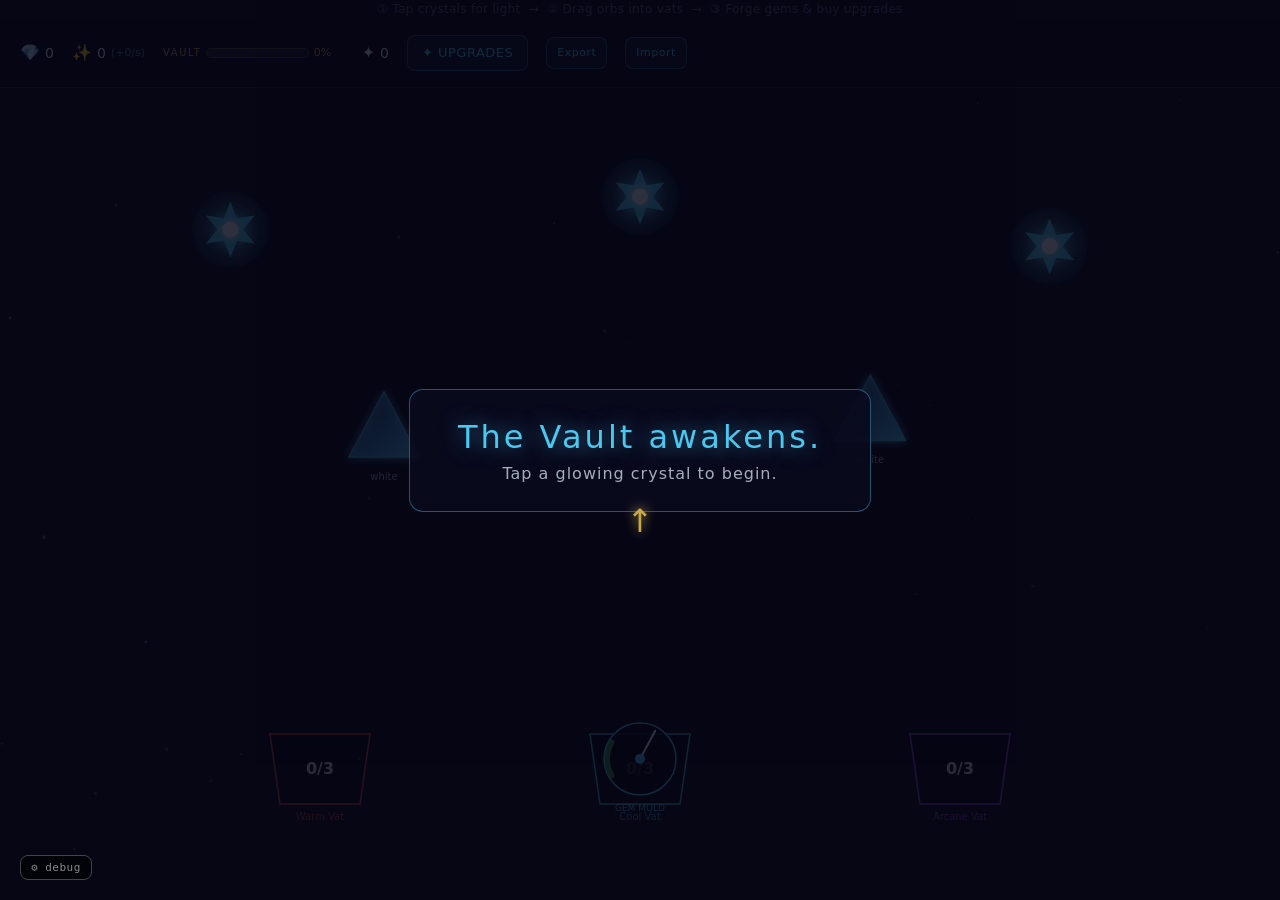
<file: game-005-prism-forge/index.html>
<!DOCTYPE html>
<html lang="en">
<head>
  <meta charset="UTF-8">
  <meta name="viewport" content="width=device-width, initial-scale=1, viewport-fit=cover">
  <title>Prism Forge</title>
  <link rel="stylesheet" href="./style.css">
</head>
<body>
  <!-- Step hint strip -->
  <div id="header-strip">① Tap crystals for light &nbsp;→&nbsp; ② Drag orbs into vats &nbsp;→&nbsp; ③ Forge gems &amp; buy upgrades</div>
  <!-- HUD bar -->
  <div id="hud">
    <div id="hud-gems"><span class="hud-icon">💎</span> <span id="hud-gems-val">0</span></div>
    <div id="hud-light"><span class="hud-icon">✨</span> <span id="hud-light-val">0</span> <span id="hud-light-ps" class="hud-sub">(+0/s)</span></div>
    <div id="hud-vault">
      <span class="hud-vault-label">VAULT</span>
      <div id="vault-bar-wrap"><div id="vault-bar-fill"></div></div>
      <span id="hud-vault-pct">0%</span>
    </div>
    <div id="hud-shards" title="Vault Shards"><span class="hud-icon">✦</span> <span id="hud-shards-val">0</span></div>
    <button id="btn-upgrades" class="hud-btn">✦ UPGRADES</button>
    <button id="btn-export" class="hud-btn hud-btn-sm">Export</button>
    <button id="btn-import" class="hud-btn hud-btn-sm">Import</button>
    <button id="btn-prestige" class="hud-btn hud-prestige hidden">RESTORE VAULT ✦</button>
  </div>

  <!-- Game canvas -->
  <svg id="game-canvas" xmlns="http://www.w3.org/2000/svg">
    <defs id="svg-defs"></defs>
    <g id="layer-stars"></g>
    <g id="layer-bg"></g>
    <g id="layer-vats"></g>
    <g id="layer-mold"></g>
    <g id="layer-prisms"></g>
    <g id="layer-mirrors"></g>
    <g id="layer-beams"></g>
    <g id="layer-nodes"></g>
    <g id="layer-orbs"></g>
    <g id="layer-golem"></g>
    <g id="layer-storm"></g>
    <g id="layer-particles"></g>
  </svg>

  <!-- Upgrade modal -->
  <div id="upgrade-modal" class="modal hidden">
    <div class="modal-box upgrade-box">
      <div class="modal-header">
        <h2>Chromatic Upgrades</h2>
        <button class="modal-close" id="upgrade-close">✕</button>
      </div>
      <div class="modal-hint">✨ Spend Light to unlock upgrades. Gold diamonds = mechanic unlocks.</div>
      <div id="upgrade-tree-container">
        <svg id="upgrade-tree-svg"></svg>
      </div>
      <div id="upgrade-tooltip" class="upgrade-tooltip hidden"></div>
    </div>
  </div>

  <!-- Save modal -->
  <div id="save-modal" class="modal hidden">
    <div class="modal-box save-box">
      <div class="modal-header">
        <h2 id="save-modal-title">Export Save</h2>
        <button class="modal-close" id="save-close">✕</button>
      </div>
      <p id="save-modal-desc">Copy this code to transfer your save to another device:</p>
      <textarea id="save-textarea" rows="6" spellcheck="false"></textarea>
      <div class="save-actions">
        <button id="save-copy-btn" class="hud-btn">Copy to Clipboard</button>
        <button id="save-import-btn" class="hud-btn hidden">Import Save</button>
      </div>
    </div>
  </div>

  <!-- Onboarding overlay -->
  <div id="onboard-overlay">
    <div id="onboard-box">
      <div id="onboard-title">The Vault awakens.</div>
      <div id="onboard-sub">Tap a glowing crystal to begin.</div>
    </div>
    <div id="onboard-arrow">↑</div>
  </div>

  <!-- Prestige flash overlay -->
  <div id="prestige-flash" class="hidden">
    <div id="prestige-msg"></div>
  </div>

  <!-- Tooltip hints -->
  <div id="hint-vat" class="hint-bubble hidden">Drag orbs to the vats to forge gems →</div>
  <div id="hint-upgrade" class="hint-bubble hidden">Open UPGRADES to unlock new powers ✦</div>
  <div id="storm-result" class="storm-result hidden"></div>

  <script src="./data.js"></script>
  <script src="./canvas.js"></script>
  <script src="./ui.js"></script>
  <script src="./game.js"></script>
  <script src="../debug.js"></script>
</body>
</html>
</file>
<file: game-002-mycelium-pact/style.css>
/* style.css — all CSS for Mycelium Pact */

* { margin: 0; padding: 0; box-sizing: border-box; }

html, body {
  width: 100%; height: 100%;
  overflow: hidden;
  background: #0d110d;
  font-family: system-ui, sans-serif;
  color: #c8d8c0;
  user-select: none;
}

#game-canvas {
  position: fixed; inset: 0;
  width: 100vw; height: 100vh;
  display: block;
}

/* HUD */
#hud {
  position: fixed; top: 12px; left: 12px; z-index: 100;
  background: rgba(0,0,0,0.55);
  border: 1px solid #1e3a1e;
  border-radius: 10px;
  padding: 8px 14px;
  line-height: 1.7;
  backdrop-filter: blur(4px);
}
#hud .h-line { font-size: 13px; color: #a8d8a8; }
#hud .h-val  { color: #5cba6e; font-weight: 600; }
#hud .h-sec  { color: #7aaa7a; font-size: 11px; }

/* Skills toggle button */
#skills-toggle {
  position: fixed; bottom: 20px; right: 20px; z-index: 200;
  background: linear-gradient(135deg, #1a3d1a, #0e220e);
  border: 1.5px solid #3a7d44;
  border-radius: 24px;
  color: #90ee90;
  font-size: 14px;
  padding: 10px 20px;
  cursor: pointer;
  letter-spacing: 0.5px;
  transition: box-shadow 0.3s, transform 0.1s;
  box-shadow: 0 0 12px #3a7d4466;
}
#skills-toggle:hover { box-shadow: 0 0 20px #5cba6e88; transform: scale(1.04); }

/* Rebirth button */
#rebirth-btn {
  position: fixed; bottom: 70px; right: 20px; z-index: 200;
  display: none;
  background: linear-gradient(135deg, #3a7d44, #1a4a22);
  border: 1.5px solid #5cba6e;
  border-radius: 24px;
  color: #b8f0c0;
  font-size: 13px;
  padding: 9px 18px;
  cursor: pointer;
  letter-spacing: 0.5px;
  box-shadow: 0 0 14px #5cba6e55;
  transition: box-shadow 0.2s;
}
#rebirth-btn:hover { box-shadow: 0 0 26px #5cba6e99; }

/* Drawer */
#drawer {
  position: fixed; top: 0; right: -340px;
  width: 320px; height: 100vh; z-index: 300;
  background: #09120a;
  border-left: 1px solid #1e3a1e;
  display: flex; flex-direction: column;
  transition: right 0.35s cubic-bezier(0.4,0,0.2,1);
  overflow: hidden;
}
#drawer.open { right: 0; }

#drawer-head {
  padding: 16px 14px 10px;
  display: flex; align-items: center; justify-content: space-between;
  border-bottom: 1px solid #1a2e1a;
  flex-shrink: 0;
}
#drawer-head h2   { font-size: 15px; color: #90ee90; letter-spacing: 1px; }
#drawer-head span { font-size: 12px; color: #5a7a5a; }
#drawer-close { background: none; border: none; color: #5a7a5a; font-size: 20px; cursor: pointer; line-height: 1; padding: 0 4px; }
#drawer-close:hover { color: #90ee90; }

#drawer-body {
  flex: 1; overflow-y: auto;
  padding: 10px 10px 20px;
}
#drawer-body::-webkit-scrollbar       { width: 5px; }
#drawer-body::-webkit-scrollbar-track { background: #0a100a; }
#drawer-body::-webkit-scrollbar-thumb { background: #1e3a1e; border-radius: 3px; }

/* Skill nodes */
.skill-node {
  margin: 4px 0; padding: 9px 12px;
  border-radius: 7px;
  border: 1.5px solid #2a3a2a;
  background: #111f11;
  cursor: default;
  transition: box-shadow 0.3s, background 0.2s;
  position: relative;
}
.skill-node.locked            { background: #111811; border-color: #1e2e1e; color: #3a4e3a; }
.skill-node.locked .sn-name   { color: #3a5a3a; }
.skill-node.locked .sn-lore   { color: #2a3e2a; }
.skill-node.locked .sn-cost   { color: #3a5a3a; }
.skill-node.available         { background: #122012; border-color: #3a7d44; animation: avail-pulse 2s ease-in-out infinite; cursor: pointer; }
.skill-node.available:hover   { background: #183018; }
.skill-node.unlocked          { background: #1a3f1d; border-left: 3px solid #5cba6e; border-color: #2a5a2e; }
.skill-node.unlocked .sn-name { color: #90ee90; }
.skill-node.unlocked .sn-cost { display: none; }

.sn-name   { font-size: 13px; font-weight: 600; margin-bottom: 2px; }
.sn-lore   { font-size: 10px; font-style: italic; color: #5a7a5a; margin-bottom: 4px; line-height: 1.4; }
.sn-cost   { font-size: 11px; color: #5cba6e; }
.sn-effect { font-size: 10px; color: #7aaa7a; margin-top: 2px; }

.skill-node.flash-node { animation: node-flash 0.4s ease-out; }
.tree-connector        { margin-left: 20px; border-left: 1px solid #1e3a1e; padding-left: 10px; }

/* Story text */
#story-text {
  position: fixed; bottom: 18px; left: 50%;
  transform: translateX(-50%);
  z-index: 150;
  font-style: italic; font-size: 13px; color: #a8d8a8;
  pointer-events: none; opacity: 0;
  transition: opacity 0.5s;
  text-align: center; max-width: 420px;
  text-shadow: 0 1px 8px #0d110d;
}

/* Flash overlay */
#flash-overlay {
  position: fixed; inset: 0;
  pointer-events: none; z-index: 999;
  opacity: 0; background: #3aff6a;
}

/* Onboarding */
#onboarding {
  position: fixed; inset: 0; z-index: 500;
  background: rgba(0,0,0,0.88);
  display: flex; flex-direction: column;
  align-items: center; justify-content: center;
  gap: 18px;
}
#onboarding .ob-icon { font-size: 52px; animation: ob-float 3s ease-in-out infinite; }
#onboarding .ob-line { font-size: 17px; color: #a8d8a8; text-align: center; line-height: 1.7; max-width: 380px; }
#onboarding .ob-btn  {
  margin-top: 10px; padding: 12px 36px;
  background: linear-gradient(135deg, #1e4a20, #0e2a10);
  border: 1.5px solid #5cba6e; border-radius: 24px;
  color: #90ee90; font-size: 15px; cursor: pointer;
  box-shadow: 0 0 18px #5cba6e66;
  animation: avail-pulse 2s ease-in-out infinite;
  letter-spacing: 0.5px;
}
#onboarding .ob-btn:hover { background: linear-gradient(135deg, #2a5a2c, #163a18); }

/* Keyframe animations */
@keyframes ob-float   { 0%,100%{transform:translateY(0)}50%{transform:translateY(-8px)} }
@keyframes avail-pulse{ 0%,100%{box-shadow:0 0 6px #3a7d44}50%{box-shadow:0 0 18px #5cba6e,0 0 32px #5cba6e44} }
@keyframes node-flash { 0%{filter:brightness(1)}40%{filter:brightness(2.8) saturate(2)}100%{filter:brightness(1)} }
@keyframes stump-hint { 0%,100%{filter:drop-shadow(0 0 6px #5cba6e)}50%{filter:drop-shadow(0 0 22px #5cba6e) drop-shadow(0 0 40px #3aff6a88)} }

@keyframes orb-breathe { 0%,100%{transform:scale(1)}50%{transform:scale(1.06)} }
@keyframes orb-spin    { from{transform:rotate(0deg)}to{transform:rotate(360deg)} }
@keyframes stump-pulse { 0%,100%{transform:scale(1)}50%{transform:scale(1.03)} }
@keyframes sapling-sway{ 0%,100%{transform:rotate(0deg)}50%{transform:rotate(3deg)} }
@keyframes hint-ring   { 0%{opacity:0.5;transform:scale(0.96)}100%{opacity:1;transform:scale(1.04)} }
</file>
<file: game-003-starforge/style.css>
/* style.css — Starforge v2 */

:root {
  --sky-hue: 250;
  --ember: #ffb830;
  --accent: hsl(228, 75%, 61%);
  --text-muted: #7a7a9a;
  --bg-deep: hsl(240,30%,5%);
}

* { margin: 0; padding: 0; box-sizing: border-box; }

html, body {
  width: 100%; height: 100%;
  overflow: hidden;
  background: var(--bg-deep);
  font-family: system-ui, sans-serif;
  color: #c8c8e8;
  user-select: none;
  -webkit-user-select: none;
}

/* ---------- Root layout ---------- */
#game-root {
  position: fixed; inset: 0;
  display: flex; flex-direction: column;
}

/* ---------- Sky (top 55%) ---------- */
#sky-canvas {
  flex: 0 0 55vh;
  width: 100%;
  display: block;
  touch-action: none;
}

/* ---------- Forge area ---------- */
#forge-area {
  flex: 1;
  display: flex;
  flex-direction: column;
  align-items: center;
  justify-content: center;
  position: relative;
  padding-bottom: clamp(8px, 2vh, 20px);
}

#forge-svg {
  width: clamp(180px, 28vw, 320px);
  height: auto;
  display: block;
  touch-action: none;
}

/* Twin anvil layout */
.twin-anvil-wrap {
  display: flex;
  flex-direction: row;
  gap: clamp(10px, 3vw, 32px);
  align-items: center;
  justify-content: center;
  width: 100%;
}
.forge-container {
  display: flex;
  flex-direction: column;
  align-items: center;
  gap: 4px;
}
.forge-container #forge-svg,
.forge-svg-2 {
  width: clamp(130px, 20vw, 230px);
  height: auto;
  display: block;
  touch-action: none;
}
.heat-bar-wrap-inline {
  position: relative;
  width: clamp(110px, 18vw, 200px);
  height: 14px;
  background: rgba(255,255,255,0.07);
  border-radius: 8px;
  overflow: hidden;
  border: 1px solid rgba(255,255,255,0.1);
}
.heat-bar-fill-2 {
  height: 100%;
  width: 0%;
  background: linear-gradient(90deg, #c04000, #ffb830, #fff8c0);
  border-radius: 8px;
  transition: width 0.1s linear;
}
.heat-label-2 {
  position: absolute;
  inset: 0;
  display: flex; align-items: center; justify-content: center;
  font-size: 9px;
  color: rgba(255,255,255,0.4);
  letter-spacing: 1px;
  text-transform: uppercase;
  pointer-events: none;
}

@media (max-width: 600px) {
  .twin-anvil-wrap { flex-direction: column; gap: 8px; }
}

#anvil-hit {
  touch-action: manipulation;
}

/* ---------- Heat bar ---------- */
#heat-bar-wrap {
  position: relative;
  width: clamp(140px, 24vw, 260px);
  height: 14px;
  background: rgba(255,255,255,0.07);
  border-radius: 8px;
  overflow: hidden;
  margin-top: 8px;
  border: 1px solid rgba(255,255,255,0.1);
}

#heat-bar-fill {
  height: 100%;
  width: 0%;
  background: linear-gradient(90deg, #c04000, #ffb830, #fff8c0);
  border-radius: 8px;
  transition: width 0.1s linear, background 0.3s;
}

#heat-bar-fill.heat-pulse {
  animation: heat-glow 0.4s ease-in-out infinite alternate;
}

#heat-label {
  position: absolute;
  inset: 0;
  display: flex; align-items: center; justify-content: center;
  font-size: 9px;
  color: rgba(255,255,255,0.4);
  letter-spacing: 1px;
  text-transform: uppercase;
  pointer-events: none;
}

/* ---------- HUD ---------- */
#hud {
  position: fixed; top: 12px; left: 12px; z-index: 100;
  background: rgba(0,0,0,0.5);
  border: 1px solid rgba(255,255,255,0.08);
  border-radius: 10px;
  padding: 7px 13px;
  line-height: 1.7;
  backdrop-filter: blur(4px);
}
#hud .h-line { font-size: 13px; color: #a8a8cc; }
#hud .h-val  { color: #ffcc60; font-weight: 600; }
#hud .h-aff  { color: #a0b8ff; font-weight: 600; }

/* ---------- Header strip ---------- */
#header-strip {
  position: fixed; top: 10px; left: 50%; transform: translateX(-50%);
  z-index: 100;
  font-size: 9pt; color: #55556a; letter-spacing: 0.3px;
  pointer-events: none; white-space: nowrap;
}

/* ---------- Skills button (bottom-right) ---------- */
#skills-btn {
  position: fixed; bottom: 20px; right: 20px; z-index: 200;
  background: linear-gradient(135deg, #1a1a3a, #0e0e24);
  border: 1.5px solid #4040a0;
  border-radius: 50px;
  color: #a0a0ff;
  font-size: 14px;
  padding: 11px 20px;
  cursor: pointer;
  letter-spacing: 0.5px;
  touch-action: manipulation;
  transition: box-shadow 0.3s;
  box-shadow: 0 0 12px #4040a055;
  min-width: 44px; min-height: 44px;
}
#skills-btn:hover { box-shadow: 0 0 22px #8080ff88; }

/* ---------- Settings button (bottom-center) ---------- */
#settings-btn {
  position: fixed; bottom: 20px; left: 50%; transform: translateX(-50%);
  z-index: 200;
  background: rgba(0,0,0,0.5);
  border: 1px solid rgba(255,255,255,0.12);
  border-radius: 50%;
  color: #666688;
  font-size: 16px;
  width: 44px; height: 44px;
  cursor: pointer;
  touch-action: manipulation;
  transition: color 0.2s;
}
#settings-btn:hover { color: #aaaacc; }

/* ---------- Settings menu ---------- */
#settings-menu {
  position: fixed; bottom: 74px; left: 50%; transform: translateX(-50%);
  z-index: 300;
  background: #0e0e1e;
  border: 1px solid rgba(255,255,255,0.1);
  border-radius: 12px;
  padding: 10px;
  display: none;
  flex-direction: column;
  gap: 6px;
  min-width: 160px;
  box-shadow: 0 4px 24px rgba(0,0,0,0.6);
}
#settings-menu.open { display: flex; }
#settings-menu button {
  background: rgba(255,255,255,0.05);
  border: 1px solid rgba(255,255,255,0.1);
  border-radius: 8px;
  color: #a0a0c0;
  font-size: 13px;
  padding: 9px 16px;
  cursor: pointer;
  touch-action: manipulation;
  text-align: left;
  transition: background 0.2s;
}
#settings-menu button:hover { background: rgba(255,255,255,0.1); }
#settings-close { color: #666688; }

/* ---------- SKILL MODAL ---------- */
#skill-modal {
  position: fixed; inset: 0;
  z-index: 400;
  background: rgba(0,0,0,0.75);
  display: none;
  align-items: center;
  justify-content: center;
  backdrop-filter: blur(3px);
  /* scale+fade in */
  opacity: 0;
  pointer-events: none;
  transition: opacity 180ms ease;
}
#skill-modal.open {
  display: flex;
  opacity: 1;
  pointer-events: all;
  animation: modal-in 180ms ease forwards;
}

#skill-modal-box {
  background: #08081a;
  border: 1px solid rgba(255,255,255,0.08);
  border-radius: 16px;
  width: min(92vw, 620px);
  max-height: 90vh;
  display: flex;
  flex-direction: column;
  overflow: hidden;
  box-shadow: 0 8px 48px rgba(0,0,0,0.8), 0 0 0 1px rgba(80,80,200,0.15);
}

@media (max-width: 500px) {
  #skill-modal-box {
    width: 100vw;
    max-height: 100dvh;
    border-radius: 0;
  }
}

#skill-modal-head {
  display: flex;
  align-items: center;
  gap: 10px;
  padding: 14px 16px 10px;
  border-bottom: 1px solid rgba(255,255,255,0.06);
  flex-shrink: 0;
}
#skill-modal-title {
  font-size: 15px;
  color: #a0a0d8;
  letter-spacing: 1px;
  font-weight: 600;
  flex: 1;
}
#modal-light-count {
  font-size: 12px;
  color: #ffcc60;
  font-weight: 600;
  margin-right: 6px;
}
#modal-close-btn {
  background: none; border: none; color: #555577;
  font-size: 20px; cursor: pointer; line-height: 1; padding: 4px 6px;
  touch-action: manipulation;
  min-width: 44px; min-height: 44px;
  display: flex; align-items: center; justify-content: center;
  border-radius: 8px;
  transition: color 0.2s, background 0.2s;
}
#modal-close-btn:hover { color: #a0a0d8; background: rgba(255,255,255,0.06); }

#skill-tree-container {
  flex: 1;
  overflow-y: auto;
  overflow-x: hidden;
  padding: 10px 8px 20px;
}
#skill-tree-container::-webkit-scrollbar { width: 4px; }
#skill-tree-container::-webkit-scrollbar-thumb { background: #222244; border-radius: 2px; }

#skill-tree-svg {
  touch-action: manipulation;
}

/* Mechanic node glow pulse */
@keyframes mech-pulse {
  0%, 100% { opacity: 0.4; }
  50%       { opacity: 0.9; }
}

/* Tree node flash feedback */
.flash-node { animation: node-flash 0.4s ease-out; }

/* ---------- Node tooltip card ---------- */
.node-tooltip {
  position: absolute;
  z-index: 500;
  background: #0c0c22;
  border: 1px solid rgba(255,255,255,0.12);
  border-radius: 10px;
  padding: 12px 14px;
  width: 180px;
  box-shadow: 0 4px 24px rgba(0,0,0,0.7);
  pointer-events: all;
}
.tip-name   { font-size: 13px; font-weight: 700; margin-bottom: 5px; }
.tip-flavor { font-size: 10px; font-style: italic; color: #555577; margin-bottom: 6px; line-height: 1.4; }
.tip-effect { font-size: 11px; color: #9090cc; margin-bottom: 6px; line-height: 1.4; }
.tip-cost   { font-size: 12px; color: #ffcc60; font-weight: 600; margin-bottom: 8px; }
.tip-req    { font-size: 10px; color: #885500; margin-bottom: 4px; }
.tip-owned  { font-size: 11px; color: #6060ee; }
.tip-forge-btn {
  display: block;
  width: 100%;
  padding: 8px;
  background: rgba(80,60,200,0.3);
  border: 1px solid #5544cc;
  border-radius: 7px;
  color: #c0b0ff;
  font-size: 13px;
  font-weight: 600;
  cursor: pointer;
  touch-action: manipulation;
  transition: background 0.2s;
  text-align: center;
  min-height: 44px;
}
.tip-forge-btn:hover { background: rgba(80,60,200,0.5); }

/* ---------- Combo counter ---------- */
#combo-counter {
  position: fixed;
  pointer-events: none;
  z-index: 500;
  transition: opacity 0.3s;
  font-family: system-ui, sans-serif;
  letter-spacing: 1px;
}
@keyframes combo-pop {
  0%   { transform: scale(0.7) translateY(0); }
  50%  { transform: scale(1.2) translateY(-8px); }
  100% { transform: scale(1) translateY(-4px); }
}

/* ---------- Moon group ---------- */
.moon-group { pointer-events: none; }

/* ---------- Supernova button ---------- */
#supernova-btn-wrap {
  position: fixed; bottom: 70px; right: 20px; z-index: 200;
  display: none;
}
#supernova-btn {
  background: linear-gradient(135deg, #3a1a6a, #1a0a3a);
  border: 1.5px solid #aa55ff;
  border-radius: 50px;
  color: #ddaaff;
  font-size: 14px;
  padding: 11px 22px;
  cursor: pointer;
  touch-action: manipulation;
  letter-spacing: 0.5px;
  box-shadow: 0 0 18px #aa55ff55;
  animation: supernova-pulse 2s ease-in-out infinite;
  min-height: 44px;
}

/* ---------- Toast ---------- */
#toast-container {
  position: fixed; bottom: 80px; left: 50%; transform: translateX(-50%);
  z-index: 500;
  display: flex; flex-direction: column; align-items: center; gap: 6px;
  pointer-events: none;
}
.toast {
  background: rgba(20,20,50,0.92);
  border: 1px solid rgba(100,100,200,0.3);
  border-radius: 20px;
  padding: 8px 20px;
  font-size: 13px; color: #c0c0e8;
  opacity: 0; transform: translateY(8px);
  transition: opacity 0.3s, transform 0.3s;
  font-style: italic;
}
.toast.toast-show { opacity: 1; transform: translateY(0); }

/* ---------- Flash overlay ---------- */
#flash-overlay {
  position: fixed; inset: 0;
  pointer-events: none; z-index: 999;
  opacity: 0; background: #aa55ff;
}

/* ---------- Intro overlay ---------- */
#intro-overlay {
  position: fixed; inset: 0; z-index: 600;
  background: rgba(0,0,0,0.88);
  display: flex; flex-direction: column;
  align-items: center; justify-content: center;
  gap: 0;
  pointer-events: all;
}
#intro-lines {
  display: flex; flex-direction: column; align-items: center; gap: 18px;
  margin-bottom: 40px;
}
.intro-line {
  font-size: clamp(16px, 3vw, 22px);
  color: #8080aa;
  font-style: italic;
  text-align: center;
  opacity: 0; transform: translateY(12px);
  transition: opacity 0.8s ease, transform 0.8s ease;
  max-width: 500px;
  padding: 0 20px;
}
.intro-line.visible { opacity: 1; transform: translateY(0); }

#intro-anvil-hint {
  display: flex; flex-direction: column; align-items: center; gap: 12px;
}
#intro-pulse-ring {
  width: 60px; height: 60px;
  border-radius: 50%;
  border: 2px solid #ffb830;
  animation: intro-ring 1s ease-in-out infinite alternate;
}
#intro-hint-text { font-size: 13px; color: #ffb83088; letter-spacing: 0.5px; }

/* ---------- Modals (import / confirm) ---------- */
#import-modal, #confirm-modal {
  position: fixed; inset: 0; z-index: 700;
  background: rgba(0,0,0,0.8);
  display: none; align-items: center; justify-content: center;
}
#import-box, #confirm-box {
  background: #10102a;
  border: 1px solid rgba(255,255,255,0.1);
  border-radius: 14px;
  padding: 24px;
  width: min(360px, 90vw);
  display: flex; flex-direction: column; gap: 14px;
}
.modal-title { font-size: 15px; color: #a0a0d8; font-weight: 600; letter-spacing: 0.5px; }
#import-ta {
  width: 100%; height: 100px;
  background: rgba(255,255,255,0.05);
  border: 1px solid rgba(255,255,255,0.1);
  border-radius: 8px;
  color: #c0c0e8; font-size: 12px; font-family: monospace;
  padding: 8px; resize: none;
}
#import-btns, #confirm-btns { display: flex; gap: 10px; justify-content: flex-end; }
#import-btns button, #confirm-btns button {
  background: rgba(255,255,255,0.07);
  border: 1px solid rgba(255,255,255,0.15);
  border-radius: 8px; color: #a0a0c8;
  font-size: 13px; padding: 8px 18px;
  cursor: pointer; touch-action: manipulation;
  transition: background 0.2s;
  min-height: 44px;
}
#import-btns button:hover, #confirm-btns button:hover { background: rgba(255,255,255,0.14); }
#import-confirm, #confirm-yes {
  background: rgba(100,60,200,0.3);
  border-color: #6644cc;
  color: #c0a0ff;
}
#confirm-msg { font-size: 13px; color: #8888aa; line-height: 1.5; }

/* ---------- Keyframes ---------- */
@keyframes star-twinkle {
  0%, 100% { opacity: 1; }
  50%       { opacity: 0.7; }
}
@keyframes avail-pulse {
  0%, 100% { opacity: 0.85; }
  50%       { opacity: 1; filter: drop-shadow(0 0 6px #5555cc); }
}
@keyframes node-flash {
  0%   { filter: brightness(1); }
  40%  { filter: brightness(2.5) saturate(2); }
  100% { filter: brightness(1); }
}
@keyframes heat-glow {
  0%   { box-shadow: inset 0 0 6px #ffb830aa; }
  100% { box-shadow: inset 0 0 16px #fff8c0cc, 0 0 10px #ffb83066; }
}
@keyframes supernova-pulse {
  0%, 100% { box-shadow: 0 0 10px #aa55ff55; }
  50%       { box-shadow: 0 0 24px #aa55ffaa, 0 0 40px #aa55ff44; }
}
@keyframes intro-ring {
  0%   { transform: scale(0.9); opacity: 0.6; box-shadow: 0 0 8px #ffb83088; }
  100% { transform: scale(1.15); opacity: 1; box-shadow: 0 0 22px #ffb830cc; }
}
@keyframes modal-in {
  from { opacity: 0; transform: scale(0.96); }
  to   { opacity: 1; transform: scale(1); }
}
</file>
<file: game-004-tide-shrine/style.css>
/* ===== Reset & root ===== */
*, *::before, *::after { box-sizing: border-box; margin: 0; padding: 0; }

html, body {
  width: 100%; height: 100%;
  overflow: hidden;
  background: #0d2030;
  font-family: Georgia, 'Times New Roman', serif;
  color: #f0e8d0;
  user-select: none;
  -webkit-user-select: none;
}

#game-root {
  position: relative;
  width: 100%; height: 100dvh;
  overflow: hidden;
}

/* ===== Main canvas ===== */
#main-canvas {
  position: absolute;
  inset: 0;
  width: 100%; height: 100%;
  touch-action: none;
  display: block;
}

/* ===== Header strip ===== */
#header-strip {
  position: absolute;
  top: 0; left: 0; right: 0;
  text-align: center;
  font-size: clamp(8px, 1.2vw, 11px);
  color: rgba(240,232,208,0.55);
  padding: 4px 8px;
  pointer-events: none;
  z-index: 10;
  letter-spacing: 0.03em;
}

/* ===== HUD ===== */
#hud {
  position: absolute;
  top: 20px; left: 16px;
  z-index: 20;
  background: rgba(10,25,40,0.65);
  border: 1px solid rgba(120,180,200,0.25);
  border-radius: 10px;
  padding: 8px 14px;
  backdrop-filter: blur(4px);
  display: flex;
  flex-direction: column;
  gap: 4px;
  min-width: 120px;
}

.hud-row {
  display: flex;
  align-items: center;
  gap: 6px;
}

.hud-icon { font-size: 16px; }

.hud-val {
  font-size: clamp(16px, 2.5vw, 22px);
  font-weight: bold;
  color: #f0e8a0;
  letter-spacing: 0.02em;
  min-width: 60px;
}

.hud-label {
  font-size: clamp(10px, 1.4vw, 13px);
  color: rgba(240,232,208,0.65);
}

#sps-disp {
  font-size: clamp(9px, 1.3vw, 11px);
  color: rgba(160,220,200,0.75);
  font-style: italic;
}

/* ===== Moon phase HUD ===== */
#moon-phase-hud {
  position: absolute;
  top: 20px; right: 100px;
  z-index: 20;
  background: rgba(10,25,40,0.65);
  border: 1px solid rgba(240,220,120,0.3);
  border-radius: 8px;
  padding: 6px 12px;
  font-size: clamp(10px, 1.4vw, 13px);
  display: flex;
  align-items: center;
  gap: 6px;
  color: #f0e8b0;
  backdrop-filter: blur(4px);
}

#moon-phase-icon { font-size: 18px; }

/* ===== Combo bar ===== */
#combo-wrap {
  position: absolute;
  bottom: 80px;
  left: 50%;
  transform: translateX(-50%);
  z-index: 20;
  display: flex;
  flex-direction: column;
  align-items: center;
  gap: 4px;
  width: clamp(160px, 30vw, 280px);
}

#combo-bar-bg {
  width: 100%;
  height: 10px;
  background: rgba(10,25,40,0.6);
  border-radius: 5px;
  border: 1px solid rgba(255,220,100,0.3);
  overflow: hidden;
}

#combo-bar-fill {
  height: 100%;
  width: 0%;
  background: linear-gradient(90deg, #d4a830, #f0e060);
  border-radius: 5px;
  transition: width 0.2s ease;
}

#combo-label {
  font-size: clamp(9px, 1.3vw, 11px);
  color: rgba(240,220,120,0.8);
  letter-spacing: 0.05em;
}

/* ===== Skills button ===== */
#skills-btn {
  position: absolute;
  bottom: 24px;
  left: 50%;
  transform: translateX(-50%);
  z-index: 30;
  background: rgba(30,60,90,0.85);
  border: 2px solid rgba(120,200,220,0.5);
  border-radius: 12px;
  color: #b0dce8;
  font-family: Georgia, serif;
  font-size: clamp(14px, 2vw, 18px);
  padding: 10px 28px;
  cursor: pointer;
  letter-spacing: 0.05em;
  backdrop-filter: blur(6px);
  transition: background 0.2s, border-color 0.2s, transform 0.1s;
  min-width: 120px;
  min-height: 44px;
}

#skills-btn:hover,
#skills-btn:active {
  background: rgba(40,90,130,0.9);
  border-color: rgba(160,230,250,0.8);
  transform: translateX(-50%) scale(1.04);
}

#skills-btn.pulse-once {
  animation: btn-pulse 0.6s ease 3;
}

@keyframes btn-pulse {
  0%   { box-shadow: 0 0 0 0 rgba(100,200,240,0.8); }
  60%  { box-shadow: 0 0 0 14px rgba(100,200,240,0); }
  100% { box-shadow: 0 0 0 0 rgba(100,200,240,0); }
}

/* ===== Settings button ===== */
#settings-btn {
  position: absolute;
  top: 20px; right: 16px;
  z-index: 30;
  background: rgba(10,25,40,0.65);
  border: 1px solid rgba(120,180,200,0.25);
  border-radius: 8px;
  color: rgba(240,232,208,0.7);
  font-size: 18px;
  width: 44px; height: 44px;
  cursor: pointer;
  display: flex; align-items: center; justify-content: center;
  backdrop-filter: blur(4px);
  transition: background 0.2s;
}

#settings-btn:hover,
#settings-btn:active {
  background: rgba(30,60,90,0.85);
}

/* ===== Settings menu ===== */
#settings-menu {
  position: absolute;
  top: 70px; right: 16px;
  z-index: 40;
  background: rgba(10,25,40,0.92);
  border: 1px solid rgba(120,180,200,0.3);
  border-radius: 10px;
  padding: 12px;
  display: flex;
  flex-direction: column;
  gap: 8px;
  backdrop-filter: blur(8px);
  min-width: 160px;
}

#settings-menu button {
  background: rgba(30,60,90,0.8);
  border: 1px solid rgba(120,180,200,0.3);
  border-radius: 7px;
  color: #c0dce8;
  font-family: Georgia, serif;
  font-size: clamp(12px, 1.6vw, 14px);
  padding: 8px 14px;
  cursor: pointer;
  min-height: 44px;
  transition: background 0.15s;
}

#settings-menu button:hover,
#settings-menu button:active {
  background: rgba(40,90,130,0.9);
}

#reset-btn { color: #e07070 !important; border-color: rgba(220,100,100,0.3) !important; }

/* ===== Skill tree modal ===== */
#skill-modal {
  position: fixed;
  inset: 0;
  z-index: 50;
  background: rgba(5,15,25,0.78);
  backdrop-filter: blur(6px);
  display: none;
  align-items: center;
  justify-content: center;
}

#skill-modal.open {
  display: flex;
}

#skill-modal-box {
  background: linear-gradient(160deg, #0d2535 0%, #0a1e30 100%);
  border: 1px solid rgba(120,200,230,0.35);
  border-radius: 16px;
  width: min(96vw, 860px);
  height: min(90dvh, 620px);
  display: flex;
  flex-direction: column;
  overflow: hidden;
  box-shadow: 0 8px 40px rgba(0,0,0,0.7);
}

#skill-modal-head {
  display: flex;
  align-items: center;
  padding: 14px 20px;
  border-bottom: 1px solid rgba(120,200,230,0.2);
  gap: 12px;
  flex-shrink: 0;
}

#skill-modal-title {
  font-size: clamp(16px, 2.5vw, 22px);
  color: #b0dce8;
  flex: 1;
  letter-spacing: 0.06em;
}

#modal-shell-count {
  font-size: clamp(13px, 1.8vw, 16px);
  color: #f0e8a0;
  background: rgba(240,200,80,0.12);
  border: 1px solid rgba(240,200,80,0.25);
  border-radius: 6px;
  padding: 4px 10px;
}

#modal-close-btn {
  background: transparent;
  border: 1px solid rgba(200,100,80,0.4);
  border-radius: 6px;
  color: rgba(220,160,140,0.8);
  font-size: 18px;
  width: 36px; height: 36px;
  cursor: pointer;
  display: flex; align-items: center; justify-content: center;
  min-width: 44px; min-height: 44px;
  transition: background 0.15s;
}

#modal-close-btn:hover,
#modal-close-btn:active { background: rgba(200,100,80,0.2); }

#skill-tree-container {
  flex: 1;
  overflow: auto;
  position: relative;
  padding: 16px;
}

#skill-tree-svg {
  display: block;
  width: 100%;
  min-height: 480px;
}

/* Skill node styles */
.skill-node { cursor: pointer; touch-action: manipulation; }
.skill-node-bg {
  transition: filter 0.2s;
}
.skill-node-bg.affordable { filter: drop-shadow(0 0 6px rgba(100,220,180,0.7)); }
.skill-node-bg.owned      { filter: drop-shadow(0 0 4px rgba(80,180,240,0.5)); }
.skill-node-bg.locked-special { animation: glow-pulse 2.5s ease-in-out infinite; }

@keyframes glow-pulse {
  0%, 100% { filter: drop-shadow(0 0 4px rgba(240,180,60,0.4)); }
  50%       { filter: drop-shadow(0 0 10px rgba(240,180,60,0.9)); }
}

.skill-label {
  font-family: Georgia, serif;
  pointer-events: none;
}

/* ===== Import modal ===== */
#import-modal {
  position: fixed;
  inset: 0;
  z-index: 60;
  background: rgba(5,15,25,0.8);
  display: none;
  align-items: center;
  justify-content: center;
}

#import-modal.open {
  display: flex;
}

#import-box {
  background: #0d2535;
  border: 1px solid rgba(120,200,230,0.35);
  border-radius: 12px;
  padding: 24px;
  width: min(90vw, 420px);
  display: flex;
  flex-direction: column;
  gap: 14px;
}

.modal-title {
  font-size: clamp(15px, 2vw, 18px);
  color: #b0dce8;
  letter-spacing: 0.04em;
}

#import-ta {
  background: rgba(10,30,50,0.8);
  border: 1px solid rgba(120,200,230,0.3);
  border-radius: 7px;
  color: #c0dce8;
  font-family: monospace;
  font-size: 12px;
  padding: 10px;
  resize: vertical;
  min-height: 100px;
  user-select: text;
  -webkit-user-select: text;
}

#import-btns {
  display: flex;
  gap: 10px;
  justify-content: flex-end;
}

#import-btns button {
  background: rgba(30,60,90,0.8);
  border: 1px solid rgba(120,200,230,0.3);
  border-radius: 7px;
  color: #c0dce8;
  font-family: Georgia, serif;
  font-size: 14px;
  padding: 8px 18px;
  cursor: pointer;
  min-height: 44px;
  touch-action: manipulation;
}

/* ===== Toast notifications ===== */
#toast-container {
  position: absolute;
  top: 24px;
  left: 50%;
  transform: translateX(-50%);
  z-index: 70;
  display: flex;
  flex-direction: column;
  gap: 6px;
  pointer-events: none;
  align-items: center;
}

.toast {
  background: rgba(10,30,50,0.88);
  border: 1px solid rgba(120,200,230,0.4);
  border-radius: 8px;
  color: #d0eef8;
  font-size: clamp(12px, 1.6vw, 15px);
  padding: 7px 18px;
  animation: toast-in 0.3s ease, toast-out 0.4s ease 2.6s forwards;
  backdrop-filter: blur(4px);
  white-space: nowrap;
  max-width: 90vw;
}

.toast.pearl-toast {
  border-color: rgba(200,160,240,0.6);
  color: #e0c8f8;
  background: rgba(30,10,60,0.88);
}

@keyframes toast-in {
  from { opacity: 0; transform: translateY(-10px); }
  to   { opacity: 1; transform: translateY(0); }
}

@keyframes toast-out {
  from { opacity: 1; transform: translateY(0); }
  to   { opacity: 0; transform: translateY(-8px); }
}

/* ===== Flash overlay ===== */
#flash-overlay {
  position: absolute;
  inset: 0;
  pointer-events: none;
  z-index: 80;
  background: rgba(240,240,180,0);
  transition: background 0.15s;
}

/* ===== Intro overlay ===== */
#intro-overlay {
  position: fixed;
  inset: 0;
  z-index: 90;
  background: rgba(5,12,22,0.96);
  display: flex;
  flex-direction: column;
  align-items: center;
  justify-content: center;
  gap: 32px;
  backdrop-filter: blur(8px);
}

#intro-box {
  display: flex;
  flex-direction: column;
  gap: 20px;
  text-align: center;
  max-width: min(80vw, 520px);
}

.intro-line {
  font-size: clamp(16px, 2.8vw, 26px);
  color: #d0e8f0;
  line-height: 1.5;
  font-style: italic;
  letter-spacing: 0.04em;
  transition: opacity 0.8s ease;
}

.intro-line::before { content: '"'; }
.intro-line::after  { content: '"'; }

#intro-arrow {
  display: flex;
  flex-direction: column;
  align-items: center;
  gap: 8px;
  transition: opacity 0.6s ease;
}

#intro-arrow-bounce {
  font-size: clamp(24px, 4vw, 36px);
  color: #f0e890;
  animation: arrow-bounce 1.1s ease-in-out infinite;
}

#intro-arrow-text {
  font-size: clamp(13px, 2vw, 18px);
  color: #f0e890;
  letter-spacing: 0.06em;
}

@keyframes arrow-bounce {
  0%, 100% { transform: translateY(0); }
  50%       { transform: translateY(8px); }
}

.knot-pulse {
  animation: knot-pulse 1.1s ease-in-out infinite;
  transform-box: fill-box;
  transform-origin: center;
}
@keyframes knot-pulse {
  0%, 100% { opacity: 0.9; stroke-width: 3; }
  50%      { opacity: 0.35; stroke-width: 6; }
}

/* ===== Shell popup numbers ===== */
.shell-popup {
  font-family: Georgia, serif;
  font-size: clamp(13px, 2vw, 18px);
  font-weight: bold;
  fill: #f0e890;
  pointer-events: none;
  animation: popup-rise 1.2s ease forwards;
}

.pearl-popup {
  fill: #d0a8f8;
  font-size: clamp(14px, 2.2vw, 20px);
}

@keyframes popup-rise {
  0%   { opacity: 1; transform: translateY(0); }
  80%  { opacity: 0.9; }
  100% { opacity: 0; transform: translateY(-40px); }
}

/* ===== Seagull ===== */
.seagull {
  animation: gull-flap 0.5s ease-in-out infinite alternate;
}

@keyframes gull-flap {
  from { transform: scaleY(1); }
  to   { transform: scaleY(0.6); }
}

/* ===== Moon full glow pulse ===== */
.moon-full-glow {
  animation: moon-glow 2s ease-in-out infinite;
}

@keyframes moon-glow {
  0%, 100% { filter: drop-shadow(0 0 8px rgba(240,240,160,0.5)); }
  50%       { filter: drop-shadow(0 0 24px rgba(240,240,160,1.0)); }
}

/* ===== Lighthouse beam ===== */
#lh-beam {
  transform-origin: bottom center;
}

/* ===== Scrollbar for skill tree ===== */
#skill-tree-container::-webkit-scrollbar { width: 6px; height: 6px; }
#skill-tree-container::-webkit-scrollbar-track { background: transparent; }
#skill-tree-container::-webkit-scrollbar-thumb {
  background: rgba(120,200,230,0.3);
  border-radius: 3px;
}
</file>
<file: game-005-prism-forge/style.css>
/* ===== PRISM FORGE — style.css ===== */

:root {
  --bg: #0a0a1a;
  --bg2: #0f0f22;
  --crystal-blue: #4bc8f0;
  --gold: #c8a84b;
  --crimson: #e05050;
  --emerald: #50c878;
  --violet: #9b50e0;
  --amber: #e09050;
  --white-light: #e8f4ff;
  --hud-h: 70px;
}

*, *::before, *::after { box-sizing: border-box; margin: 0; padding: 0; }

html, body {
  width: 100%; height: 100%;
  background: var(--bg);
  color: var(--white-light);
  font-family: 'Segoe UI', system-ui, sans-serif;
  overflow: hidden;
  user-select: none;
  -webkit-user-select: none;
}

/* ===== HEADER STRIP ===== */
#header-strip {
  position: fixed;
  top: 0; left: 0; right: 0;
  height: 18px;
  background: transparent;
  color: #5a5a7a;
  font-size: 9pt;
  display: flex;
  align-items: center;
  justify-content: center;
  letter-spacing: 0.3px;
  pointer-events: none;
  z-index: 110;
}

/* ===== HUD ===== */
#hud {
  position: fixed;
  top: 18px; left: 0; right: 0;
  height: var(--hud-h);
  background: rgba(8,8,24,0.92);
  border-bottom: 1px solid rgba(75,200,240,0.2);
  display: flex;
  align-items: center;
  gap: clamp(6px, 1.5vw, 18px);
  padding: 0 clamp(8px, 2vw, 20px);
  z-index: 100;
  backdrop-filter: blur(6px);
}

#hud-gems, #hud-light, #hud-vault, #hud-shards {
  display: flex;
  align-items: center;
  gap: 5px;
  font-size: clamp(11px, 1.4vw, 14px);
  white-space: nowrap;
}

.hud-icon { font-size: clamp(13px, 1.6vw, 16px); }
.hud-sub { color: rgba(75,200,240,0.65); font-size: clamp(9px, 1.1vw, 11px); }

.hud-vault-label {
  font-size: clamp(8px, 1vw, 10px);
  color: var(--gold);
  letter-spacing: 1.5px;
  text-transform: uppercase;
}

#vault-bar-wrap {
  width: clamp(60px, 8vw, 120px);
  height: 10px;
  background: rgba(255,255,255,0.08);
  border-radius: 5px;
  border: 1px solid rgba(200,168,75,0.3);
  overflow: hidden;
}

#vault-bar-fill {
  height: 100%;
  width: 0%;
  background: linear-gradient(90deg, var(--gold), #ffe080);
  border-radius: 5px;
  transition: width 0.4s ease;
  box-shadow: 0 0 6px rgba(200,168,75,0.6);
}

#hud-vault-pct {
  font-size: clamp(9px, 1.1vw, 11px);
  color: var(--gold);
  min-width: 30px;
}

.hud-btn {
  background: rgba(75,200,240,0.1);
  border: 1px solid rgba(75,200,240,0.35);
  color: var(--crystal-blue);
  border-radius: 8px;
  padding: 6px 14px;
  cursor: pointer;
  font-size: clamp(10px, 1.2vw, 13px);
  font-family: inherit;
  letter-spacing: 0.5px;
  transition: all 0.18s;
  touch-action: manipulation;
  white-space: nowrap;
  min-height: 36px;
}

.hud-btn:hover { background: rgba(75,200,240,0.22); border-color: var(--crystal-blue); }
.hud-btn:active { transform: scale(0.96); }
.hud-btn-sm { padding: 5px 10px; font-size: clamp(9px, 1.1vw, 11px); min-height: 32px; }

.hud-prestige {
  background: rgba(200,168,75,0.15) !important;
  border-color: var(--gold) !important;
  color: var(--gold) !important;
  font-weight: 700;
}

.hud-prestige.pulsing {
  animation: prestige-pulse 1.2s ease-in-out infinite;
}

@keyframes prestige-pulse {
  0%, 100% { box-shadow: 0 0 6px rgba(200,168,75,0.4); }
  50% { box-shadow: 0 0 20px rgba(200,168,75,0.9), 0 0 40px rgba(200,168,75,0.4); }
}

.hidden { display: none !important; }

/* ===== CANVAS ===== */
#game-canvas {
  position: fixed;
  top: var(--hud-h);
  left: 0;
  width: 100%;
  height: calc(100% - var(--hud-h));
  touch-action: none;
}

/* ===== MODALS ===== */
.modal {
  position: fixed;
  inset: 0;
  z-index: 200;
  background: rgba(0,0,0,0.75);
  display: flex;
  align-items: center;
  justify-content: center;
  backdrop-filter: blur(4px);
}

.modal-box {
  background: #0c0c22;
  border: 1px solid rgba(75,200,240,0.3);
  border-radius: 14px;
  padding: clamp(16px,3vw,28px);
  box-shadow: 0 0 40px rgba(75,200,240,0.15), 0 0 80px rgba(0,0,0,0.8);
  max-height: 90vh;
  overflow-y: auto;
  position: relative;
}

.upgrade-box {
  width: min(96vw, 780px);
}

.save-box {
  width: min(90vw, 520px);
}

.modal-header {
  display: flex;
  align-items: center;
  justify-content: space-between;
  margin-bottom: 10px;
}

.modal-header h2 {
  font-size: clamp(14px, 2vw, 20px);
  color: var(--crystal-blue);
  letter-spacing: 1px;
}

.modal-hint {
  font-size: clamp(10px, 1.2vw, 12px);
  color: rgba(200,200,255,0.55);
  margin-bottom: 16px;
}

.modal-close {
  background: transparent;
  border: 1px solid rgba(255,255,255,0.2);
  color: #aaa;
  border-radius: 6px;
  padding: 5px 11px;
  cursor: pointer;
  font-size: 14px;
  touch-action: manipulation;
  min-width: 44px; min-height: 44px;
}
.modal-close:hover { color: #fff; border-color: #aaa; }

#upgrade-tree-container {
  overflow: auto;
  border: 1px solid rgba(75,200,240,0.12);
  border-radius: 8px;
  background: rgba(0,0,10,0.5);
  min-height: 360px;
}

#upgrade-tree-svg {
  display: block;
}

.upgrade-tooltip {
  position: absolute;
  bottom: 60px;
  left: 50%;
  transform: translateX(-50%);
  background: rgba(10,10,30,0.95);
  border: 1px solid rgba(75,200,240,0.4);
  border-radius: 8px;
  padding: 10px 16px;
  font-size: 12px;
  color: var(--white-light);
  max-width: 280px;
  text-align: center;
  pointer-events: none;
  z-index: 10;
}

/* Save modal */
#save-textarea {
  width: 100%;
  background: rgba(0,0,0,0.5);
  border: 1px solid rgba(75,200,240,0.3);
  border-radius: 8px;
  color: var(--crystal-blue);
  font-family: monospace;
  font-size: 12px;
  padding: 10px;
  resize: vertical;
  margin: 12px 0;
}

.save-actions {
  display: flex;
  gap: 10px;
  justify-content: center;
}

#save-modal-desc {
  font-size: 13px;
  color: #aaa;
  margin-top: 6px;
}

/* ===== ONBOARDING ===== */
#onboard-overlay {
  position: fixed;
  inset: 0;
  z-index: 150;
  background: rgba(5,5,20,0.82);
  display: flex;
  flex-direction: column;
  align-items: center;
  justify-content: center;
  gap: 12px;
  pointer-events: none;
  transition: opacity 0.6s ease;
}

#onboard-overlay.fading { opacity: 0; }
#onboard-overlay.gone { display: none; }

#onboard-box {
  background: rgba(10,10,30,0.9);
  border: 1px solid rgba(75,200,240,0.4);
  border-radius: 14px;
  padding: 28px 48px;
  text-align: center;
}

#onboard-title {
  font-size: clamp(20px, 3.5vw, 32px);
  color: var(--crystal-blue);
  font-weight: 300;
  letter-spacing: 3px;
  text-shadow: 0 0 20px rgba(75,200,240,0.6);
}

#onboard-sub {
  font-size: clamp(12px, 1.6vw, 16px);
  color: rgba(232,244,255,0.7);
  margin-top: 8px;
  letter-spacing: 1px;
}

#onboard-arrow {
  position: fixed;
  font-size: 32px;
  color: var(--gold);
  animation: arrow-bounce 0.7s ease-in-out infinite alternate;
  pointer-events: none;
  text-shadow: 0 0 12px var(--gold);
  bottom: 40%;
  left: 50%;
  transform: translateX(-50%);
}

@keyframes arrow-bounce {
  from { transform: translateX(-50%) translateY(0); }
  to { transform: translateX(-50%) translateY(-10px); }
}

/* ===== HINT BUBBLES ===== */
.hint-bubble {
  position: fixed;
  bottom: 80px;
  left: 50%;
  transform: translateX(-50%);
  background: rgba(10,10,30,0.92);
  border: 1px solid var(--gold);
  border-radius: 10px;
  padding: 10px 20px;
  font-size: clamp(11px, 1.4vw, 14px);
  color: var(--gold);
  z-index: 140;
  pointer-events: none;
  animation: hint-fade-in 0.4s ease;
  white-space: nowrap;
}

@keyframes hint-fade-in {
  from { opacity: 0; transform: translateX(-50%) translateY(10px); }
  to { opacity: 1; transform: translateX(-50%) translateY(0); }
}

/* ===== PRESTIGE FLASH ===== */
#prestige-flash {
  position: fixed;
  inset: 0;
  z-index: 300;
  display: flex;
  align-items: center;
  justify-content: center;
  background: rgba(200,168,75,0.1);
  animation: prestige-in 0.6s ease forwards;
  pointer-events: none;
}

#prestige-msg {
  font-size: clamp(20px, 4vw, 36px);
  color: var(--gold);
  font-weight: 700;
  letter-spacing: 2px;
  text-shadow: 0 0 30px var(--gold), 0 0 60px rgba(200,168,75,0.5);
  text-align: center;
  animation: prestige-text 2s ease forwards;
}

@keyframes prestige-in {
  0% { background: rgba(200,168,75,0.4); }
  100% { background: rgba(200,168,75,0); }
}

@keyframes prestige-text {
  0% { opacity: 0; transform: scale(0.7); }
  20% { opacity: 1; transform: scale(1.05); }
  70% { opacity: 1; transform: scale(1); }
  100% { opacity: 0; transform: scale(1.1); }
}

/* ===== STORM RESULT ===== */
.storm-result {
  position: fixed;
  top: 30%;
  left: 50%;
  transform: translateX(-50%);
  background: rgba(10,10,30,0.92);
  border: 1px solid #e8d050;
  border-radius: 12px;
  padding: 14px 30px;
  font-size: clamp(14px, 2vw, 20px);
  color: #e8d050;
  z-index: 160;
  pointer-events: none;
  text-align: center;
  animation: hint-fade-in 0.3s ease;
  text-shadow: 0 0 12px rgba(232,208,80,0.6);
}

/* ===== SVG GAME ELEMENTS ===== */

/* Node glow animation */
@keyframes node-glow {
  0%, 100% { opacity: 0.8; }
  50% { opacity: 1; }
}

@keyframes node-respawn {
  0% { transform: scale(0); opacity: 0; }
  60% { transform: scale(1.15); opacity: 0.9; }
  100% { transform: scale(1); opacity: 1; }
}

@keyframes orb-float {
  0% { opacity: 1; }
  80% { opacity: 0.8; }
  100% { opacity: 0; }
}

@keyframes float-text {
  0% { opacity: 1; transform: translateY(0); }
  100% { opacity: 0; transform: translateY(-60px); }
}

@keyframes storm-flash {
  0%, 100% { opacity: 0.7; }
  50% { opacity: 1; filter: brightness(2); }
}

@keyframes mold-recharge {
  0% { opacity: 0.4; }
  100% { opacity: 0.9; }
}

@keyframes golem-wander {
  0%, 100% { transform: translateY(0px); }
  50% { transform: translateY(-6px); }
}

@keyframes void-pulse {
  0%, 100% { opacity: 0.7; filter: brightness(0.9); }
  50% { opacity: 1; filter: brightness(1.3); }
}

.float-text-anim {
  animation: float-text 1.2s ease forwards;
  pointer-events: none;
}

.node-pulse {
  animation: node-glow 2s ease-in-out infinite;
}

.node-spawning {
  animation: node-respawn 0.5s ease forwards;
}

.golem-bob {
  animation: golem-wander 2s ease-in-out infinite;
}

.void-pulsing {
  animation: void-pulse 2s ease-in-out infinite;
}
</file>
